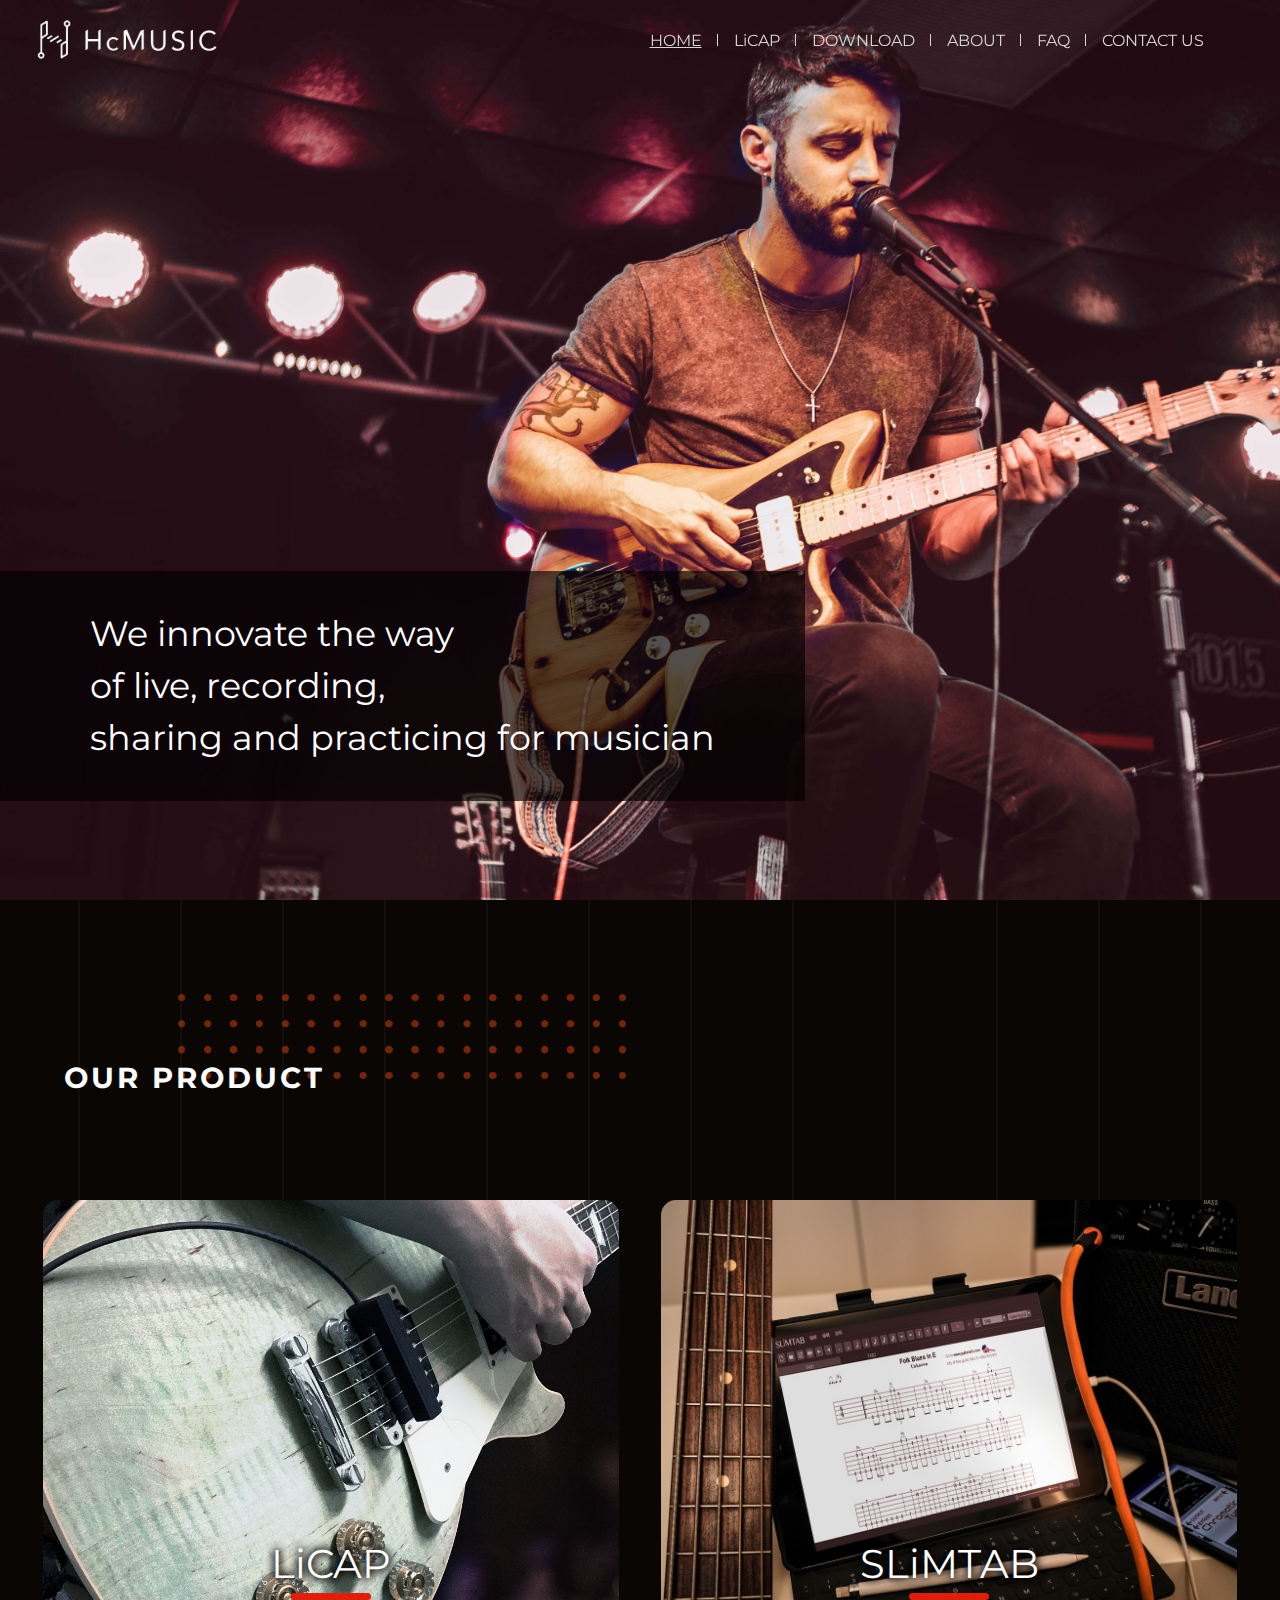
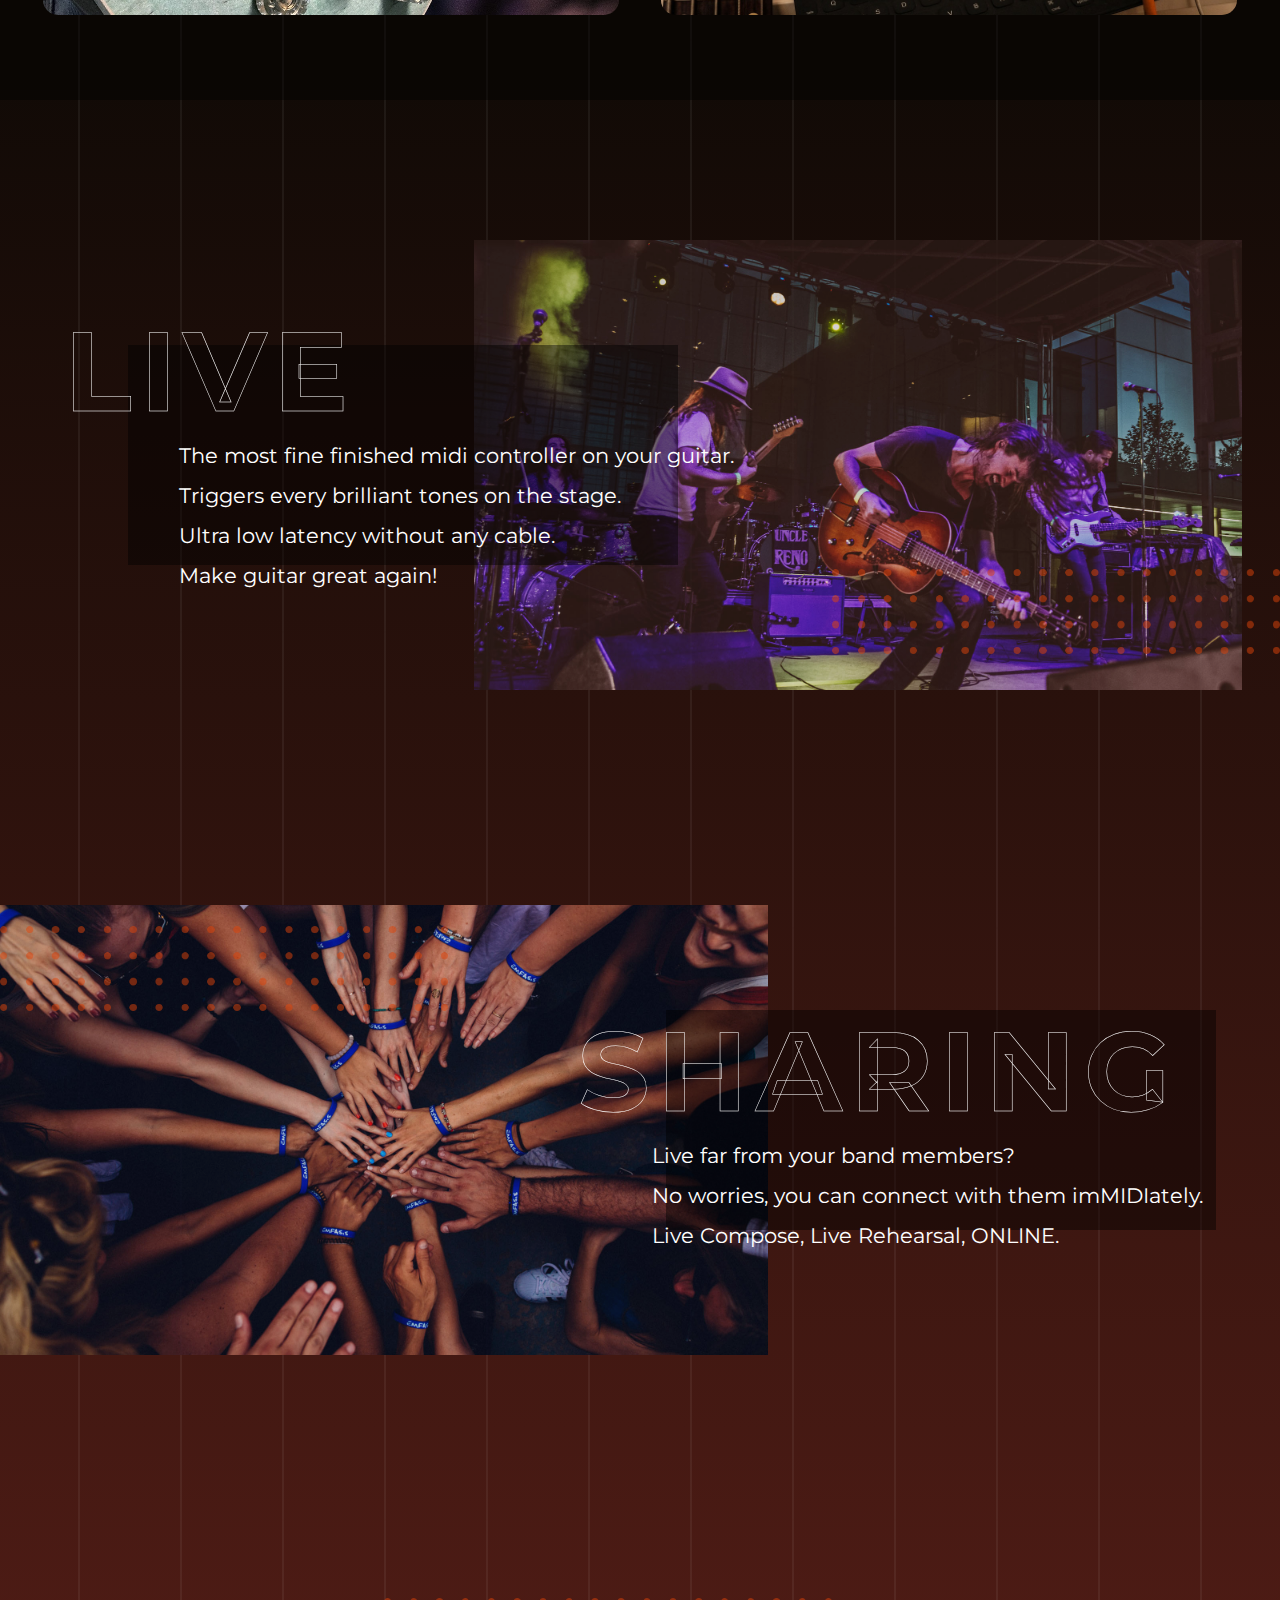
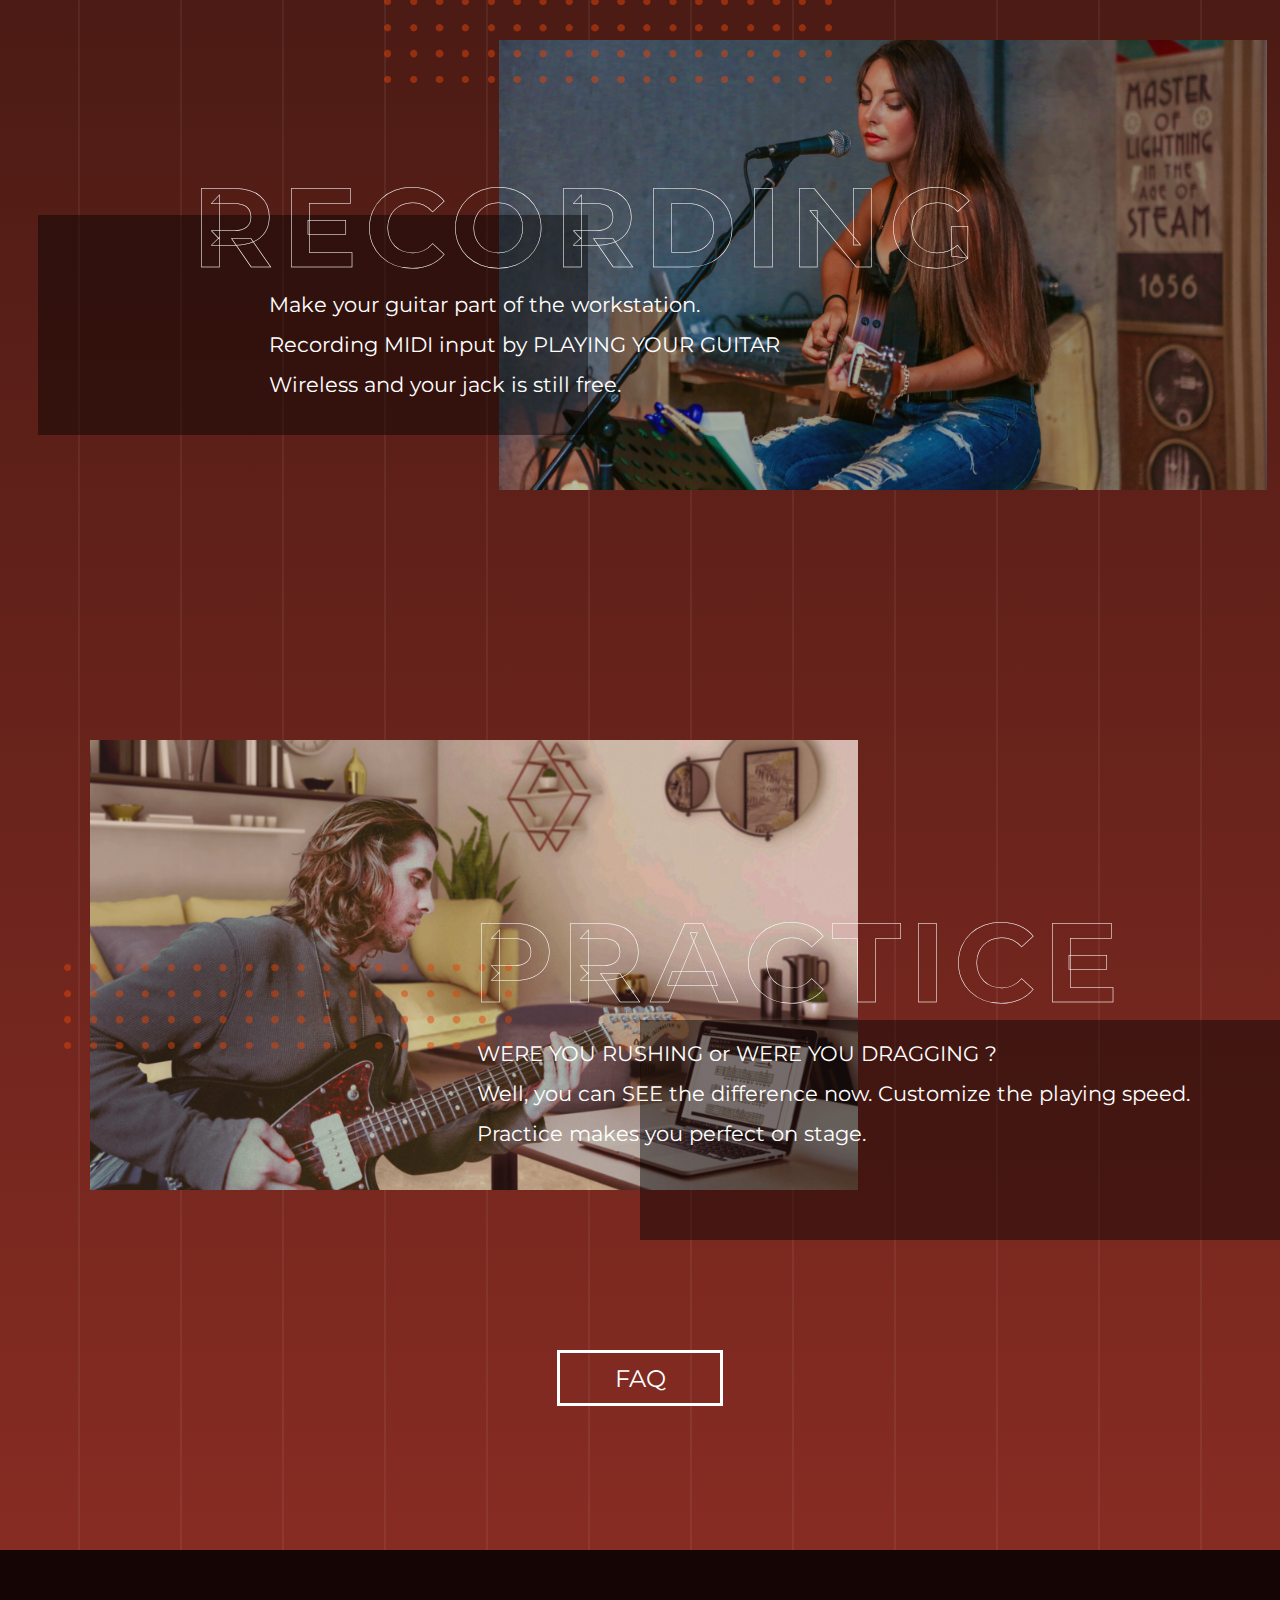
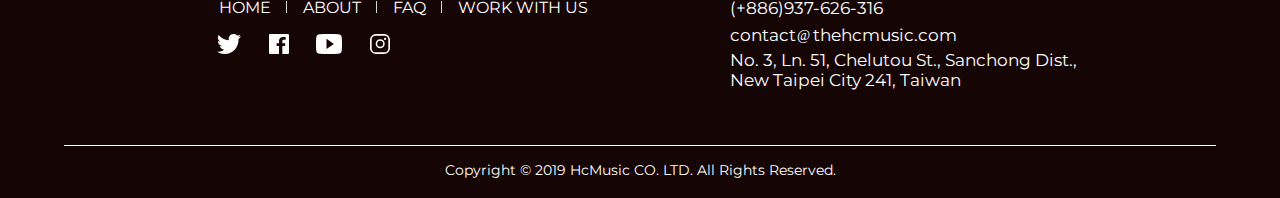
<file: index.html>
<!DOCTYPE html>
<html lang="en">
<head>
	<meta charset="UTF-8">
	<meta name="viewport" content="width=device-width, initial-scale=1.0, maximum-scale=1.0, minimum-scale=1.0, user-scalable=no, target-densityDpi=device-dpi" />
	<title>HcMusic</title>
	<link rel="stylesheet" href="style/index_style.css">
	<link rel="stylesheet" href="style/global_style.css">
</head>
<body>
	<header id="header">
		<a href="index.html"><img id="top-logo" src="image/logo.svg" alt=""></a>
		<label for="menu-toggle"><img id="mini-menu" src="image/icon/mini-menu.png" alt=""></label>
		<input type="checkbox" id="menu-toggle"/>
		<nav id="header-nav">
			<!-- need modify height in #menu-toggle:checked+#header-nav if add element -->
			<a href="index.html"><li id="nav-home-label" >HOME</li></a>
			<a href="licap.html"><li>LiCAP</li></a>
			<!-- <li>SLiMTAB</li> -->
			<a href="download.html"><li>DOWNLOAD</li></a>
			<a href="about.html"><li>ABOUT</li></a>
			<a href="faq.html"><li>FAQ</li></a>
			<a id="contact-btn" href="index.html#footer"><li>CONTACT US</li></a>
		</nav>
	</header>
	<section id="first">
		<div id="bf-intro">We innovate the way<br>
			of live, recording,<br>
			sharing and practicing for musician</div>
	</section>
	<main>
		<section id="product">
			<img class="green-circle" src="image/circle-group-red.png" alt="">
			<h4>OUR PRODUCT</h4>
			<h4>OUR<br>PRODUCT</h4>
			<div id="two-product">
				<div class="product-block" id="product-licap">
					<img src="image/circle-group-red.png" alt="">
					<div class="product-name">
						<p>LiCAP</p>
						<div class="product-line"></div>
					</div>
				</div>
				<div class="product-block">
					<img src="image/circle-group-red.png" alt="">
					<div class="product-name">
						<p>SLiMTAB</p>
						<div class="product-line"></div>
					</div>
				</div>
			</div>
		</section>
		<section id="live" class="situation">
			<h3>LIVE</h3>
			<p>
				The most fine finished midi controller on your guitar.<br>
				Triggers every brilliant tones on the stage.<br>
				Ultra low latency without any cable.<br>
				Make guitar great again!
			</p>
			<div class="blue-cube"></div>
			<img class="green-circle" src="image/circle-group-red.png" alt="">
			<div class="situation-img"></div>
		</section>
		<section id="sharing" class="situation">
			<h3>SHARING</h3>
			<p>
				Live far from your band members?<br>
				No worries, you can connect with them imMIDIately.<br>
				Live Compose, Live Rehearsal, ONLINE.
			</p>
			<div class="blue-cube"></div>
			<img class="green-circle" src="image/circle-group-red.png" alt="">
			<div class="situation-img"></div>
		</section>
		<section id="recording" class="situation">
			<h3>RECORDING</h3>
			<p>
				Make your guitar part of the workstation.<br>
				Recording MIDI input by PLAYING YOUR GUITAR<br>
				Wireless and your jack is still free.
			</p>
			<div class="blue-cube"></div>
			<img class="green-circle" src="image/circle-group-red.png" alt="">
			<div class="situation-img"></div>
		</section>
		<section id="practice" class="situation">
			<h3>PRACTICE</h3>
			<p>
				WERE YOU RUSHING or WERE YOU DRAGGING ?<br>
				Well, you can SEE the difference now.
				Customize the playing speed.<br>
				Practice makes you perfect on stage.
			</p>
			<div class="blue-cube"></div>
			<img class="green-circle" src="image/circle-group-red.png" alt="">
			<div class="situation-img"></div>
		</section>
		<section id="faq">
			<div id="product-faq">FAQ</div>
			<img id="product-faq-img" src="image/circle-group-red.png" alt="">
		</section>

	</main>
	<footer id="footer">
		<div id="footer-nav">
			<!-- <div class="footer-series">
				<div class="footer-title">Information</div>
				<p><a href="faq.html">FAQ</a></p>
			</div>
			<div class="footer-series">
				<div class="footer-title">Product</div>
				<p><a href="licap.html">LiCAP</a></p>
			</div>
			<div class="footer-series">
				<div class="footer-title">Contact US</div>
				<div id="footer-link">
					<img src="image/icon/twitter.svg" alt="">
					<img src="image/icon/facebook.svg" alt="">
					<img src="image/icon/youtube.svg" alt="">
					<img src="image/icon/instagram.svg" alt="">
				</div>
				<p>contact<img class="email-at" src="image/icon/at.svg" alt="">thehcmusic.com</p>
			</div> -->
			<div class="footer-series">
				<div class="footer-btn">
					<li><a href="index.html">HOME</a></li>
					<li><a href="about.html">ABOUT</a></li>
					<li><a href="faq.html">FAQ</a></li>
					<li><a href="">WORK WITH US</a></li>
				</div>
				<div id="footer-link">
					<img src="image/icon/twitter.svg" alt="">
					<img src="image/icon/facebook.svg" alt="">
					<img src="image/icon/youtube.svg" alt="">
					<img src="image/icon/instagram.svg" alt="">
				</div>
			</div>
			<div class="footer-series">
				<p style="cursor:unset;">(+886)937-626-316</p>
				<p style="cursor:unset;">contact<img class="email-at" src="image/icon/at.svg" alt="">thehcmusic.com</p>
				<p style="cursor:unset;">No. 3, Ln. 51, Chelutou St., Sanchong Dist., <br>New Taipei City 241, Taiwan</p>
			</div>
		</div>
		<div id="phone-footer-nav">
			<div class="footer-btn">
				<li><a href="index.html">HOME</a></li>
				<li><a href="about.html">ABOUT</a></li>
				<li><a href="faq.html">FAQ</a></li>
				<li><a href="">WORK WITH US</a></li>
			</div>
			<div id="footer-link">
				<img src="image/icon/twitter.svg" alt="">
				<img src="image/icon/facebook.svg" alt="">
				<img src="image/icon/youtube.svg" alt="">
				<img src="image/icon/instagram.svg" alt="">
			</div>
			<div class="contact-block">
				<p style="cursor:unset;">(+886)937-626-316</p>
				<p>contact<img class="email-at" src="image/icon/at.svg" alt="">thehcmusic.com</p>
				<p style="cursor:unset;">No. 3, Ln. 51, Chelutou St., Sanchong Dist., <br>New Taipei City 241, Taiwan</p>
			</div>
		</div>
		<p class="copyight">Copyright © 2019 HcMusic  CO. LTD. All Rights Reserved.</p>
	</footer>
</body>
<script>
	let header = document.getElementById("header");
	window.onscroll = function() { 
		if (document.body.scrollTop !=0 || document.documentElement.scrollTop !=0 ) {
			header.classList.add("black-background");
		} 
		else {
			header.classList.remove("black-background");
		}
	};
	document.getElementById("product-licap").onclick = function() {
		window.location.href = "licap.html";
	}
	document.getElementById("product-faq").onclick = function() {
		window.location.href = "faq.html";
	}

	let home = document.getElementById("nav-home-label");
	home.classList.add("on-this-page")
</script>
</html>
</file>
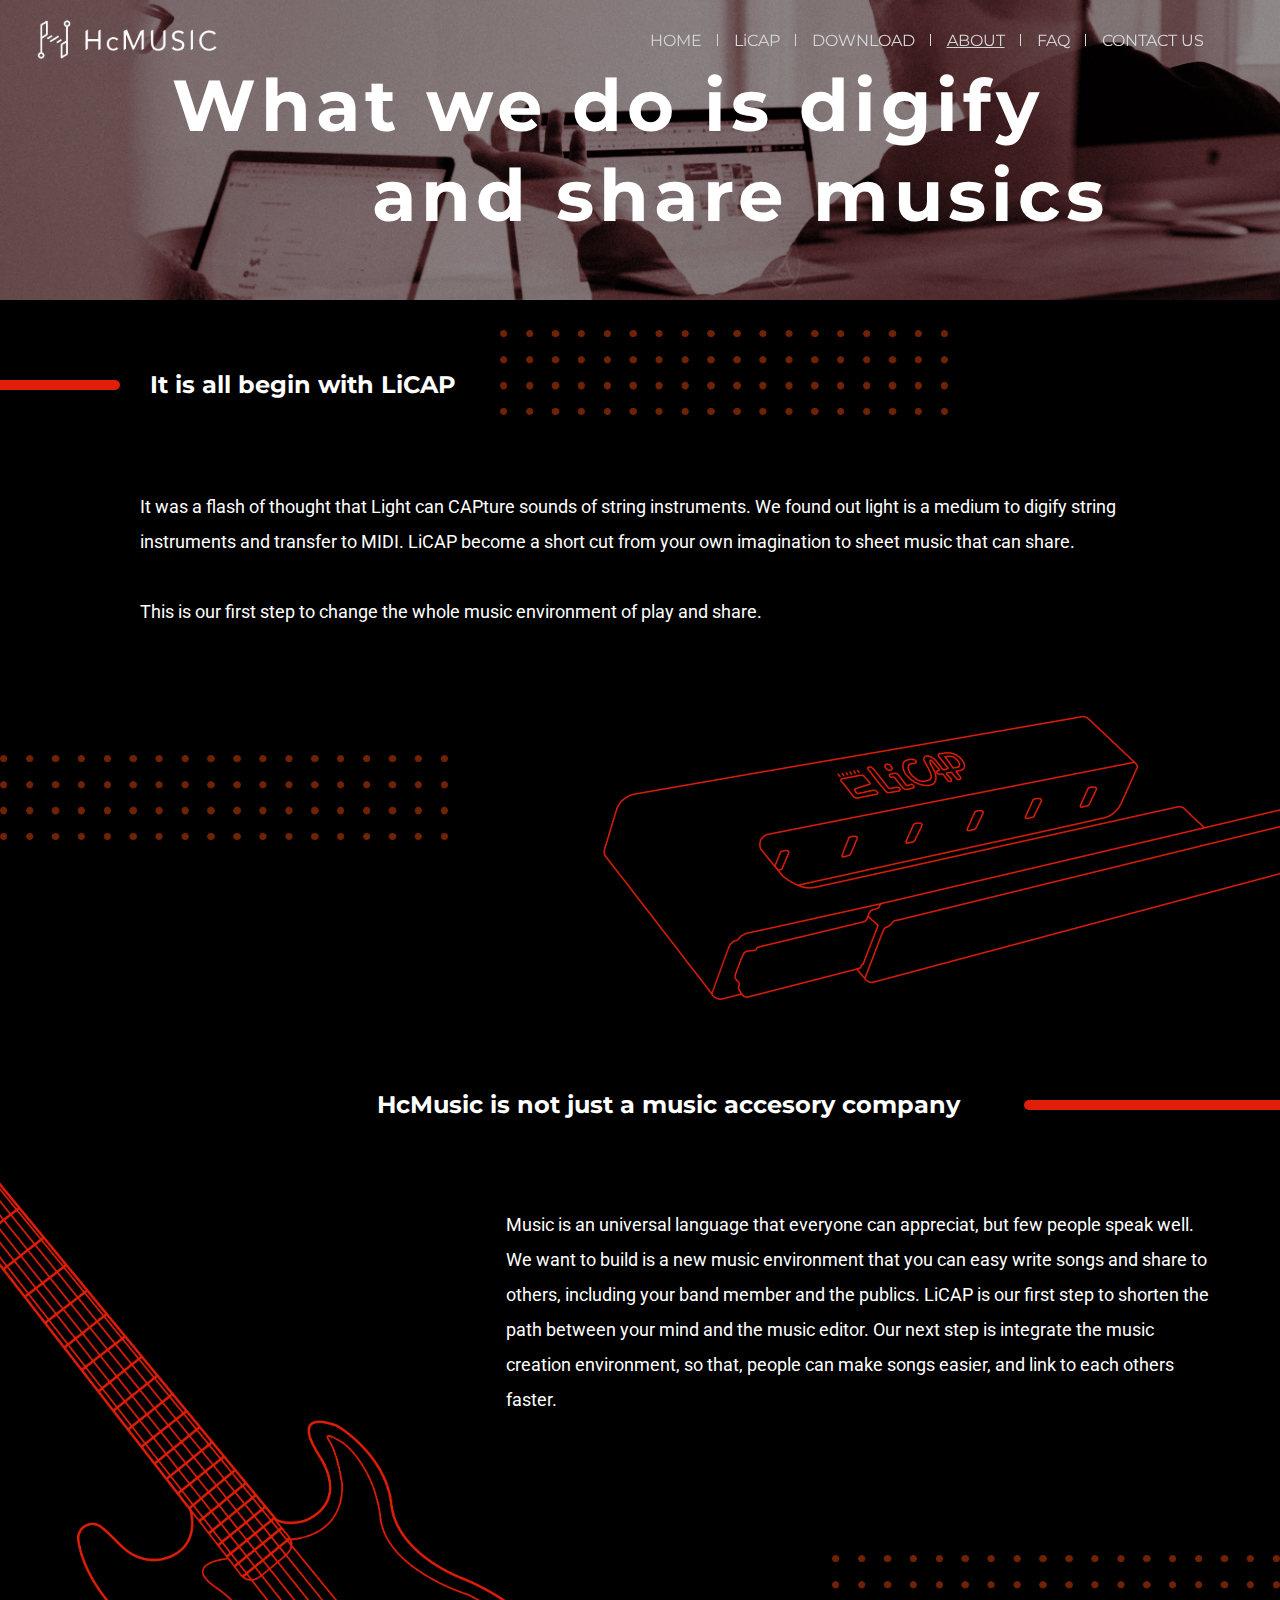
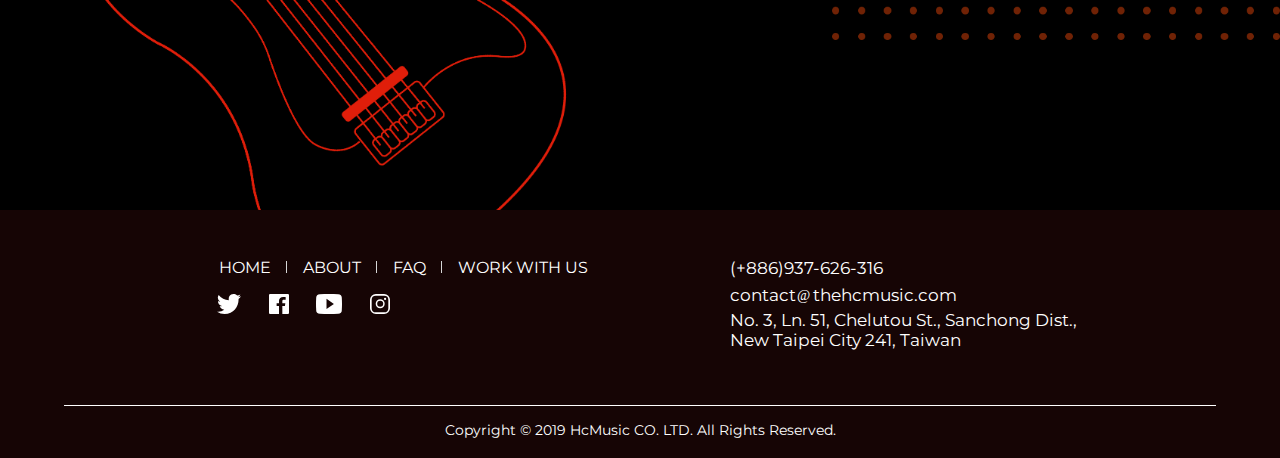
<file: about.html>
<!DOCTYPE html>
<html lang="en">
<head>
	<meta charset="UTF-8">
	<meta name="viewport" content="width=device-width, initial-scale=1.0, maximum-scale=1.0, minimum-scale=1.0, user-scalable=no, target-densityDpi=device-dpi" />
	<title>About</title>
	<link rel="stylesheet" href="style/about_style.css">
	<link rel="stylesheet" href="style/global_style.css">
</head>
<body>
    <header id="header">
		<a href="index.html"><img id="top-logo" src="image/logo.svg" alt=""></a>
		<label for="menu-toggle"><img id="mini-menu" src="image/icon/mini-menu.png" alt=""></label>
		<input type="checkbox" id="menu-toggle"/>
		<nav id="header-nav">
			<!-- need modify height in #menu-toggle:checked+#header-nav if add element -->
			<a href="index.html"><li>HOME</li></a>
			<a href="licap.html"><li>LiCAP</li></a>
			<!-- <li>SLiMTAB</li> -->
			<a href="download.html"><li>DOWNLOAD</li></a>
			<a href="about.html"><li id="nav-about-label">ABOUT</li></a>
			<a href="faq.html"><li>FAQ</li></a>
			<a  id="contact-btn" href="about.html#footer"><li>CONTACT US</li></a>
		</nav>
    </header>
    <main>
        <section id="slogan">
			<div class="show-block">
            	<p>What we do is digify <br>
					&nbsp;&nbsp;&nbsp;&nbsp;&nbsp;&nbsp;&nbsp;&nbsp;and share musics
				</p>
				<p>What we do is digify <br>and share musics</p>
			</div>
			<div class="black-block"></div>
        </section>
        <section id="first">
            <h4>It is all begin with LiCAP</h4>
            <p>It was a flash of thought that Light can CAPture sounds of string instruments. We found out light is a medium to digify string instruments and transfer to MIDI. LiCAP become a short cut from your own imagination to sheet music that can share. 
                <br><br>
                This is our first step to change the whole music environment of play and share.
            </p>
            <img id="licap-line" src="image/licap_line.png" alt="">
            <img class="green-circle one" src="image/circle-group-red.png" alt="">
            <img class="green-circle two" src="image/circle-group-red.png" alt="">
        </section>
        <section id="second">
            <div id="white-block"></div>
            <div id="content-block">
                <h4 id="show-desktop">HcMusic is not just a music accesory company</h4>
                <h4 id="show-mobile">HcMusic is not just a <br>music accesory company</h4>
                <p>Music is an universal language that everyone can appreciat, but few people speak well. <br>
                    We want to build is a new music environment that you can easy write songs and share to others, including your band member and the publics. LiCAP is our first step to shorten the path between your mind and the music editor. Our next step is integrate the music creation environment, so that, people can make songs easier, and link to each others faster.
                </p>
                <img class="green-circle" src="image/circle-group-red.png" alt="">
            </div>
        </section>
    </main>
    <footer id="footer">
        <div id="footer-nav">
			<div class="footer-series">
				<div class="footer-btn">
					<li><a href="index.html">HOME</a></li>
					<li><a href="">ABOUT</a></li>
					<li><a href="faq.html">FAQ</a></li>
					<li><a href="">WORK WITH US</a></li>
				</div>
				<div id="footer-link">
					<img src="image/icon/twitter.svg" alt="">
					<img src="image/icon/facebook.svg" alt="">
					<img src="image/icon/youtube.svg" alt="">
					<img src="image/icon/instagram.svg" alt="">
				</div>
			</div>
			<div class="footer-series">
				<p style="cursor:unset;">(+886)937-626-316</p>
				<p style="cursor:unset;">contact<img class="email-at" src="image/icon/at.svg" alt="">thehcmusic.com</p>
				<p style="cursor:unset;">No. 3, Ln. 51, Chelutou St., Sanchong Dist., <br>New Taipei City 241, Taiwan</p>
			</div>
		</div>
		<div id="phone-footer-nav">
			<div class="footer-btn">
				<li><a href="index.html">HOME</a></li>
				<li><a href="">ABOUT</a></li>
				<li><a href="faq.html">FAQ</a></li>
				<li><a href="">WORK WITH US</a></li>
			</div>
			<div id="footer-link">
				<img src="image/icon/twitter.svg" alt="">
				<img src="image/icon/facebook.svg" alt="">
				<img src="image/icon/youtube.svg" alt="">
				<img src="image/icon/instagram.svg" alt="">
			</div>
			<div class="contact-block">
				<p style="cursor:unset;">(+886)937-626-316</p>
				<p>contact<img class="email-at" src="image/icon/at.svg" alt="">thehcmusic.com</p>
				<p style="cursor:unset;">No. 3, Ln. 51, Chelutou St., Sanchong Dist., <br>New Taipei City 241, Taiwan</p>
			</div>
		</div>
		<p class="copyight">Copyright © 2019 HcMusic  CO. LTD. All Rights Reserved.</p>
    </footer>
</body>
<script>
	let header = document.getElementById("header");
	window.onscroll = function() { 
		if (document.body.scrollTop !=0 || document.documentElement.scrollTop !=0 ) {
			header.classList.add("black-background");
		} 
		else {
			header.classList.remove("black-background");
		}
	};
	let about = document.getElementById('nav-about-label');
	about.classList.add("on-this-page")
</script>
</html>
</file>
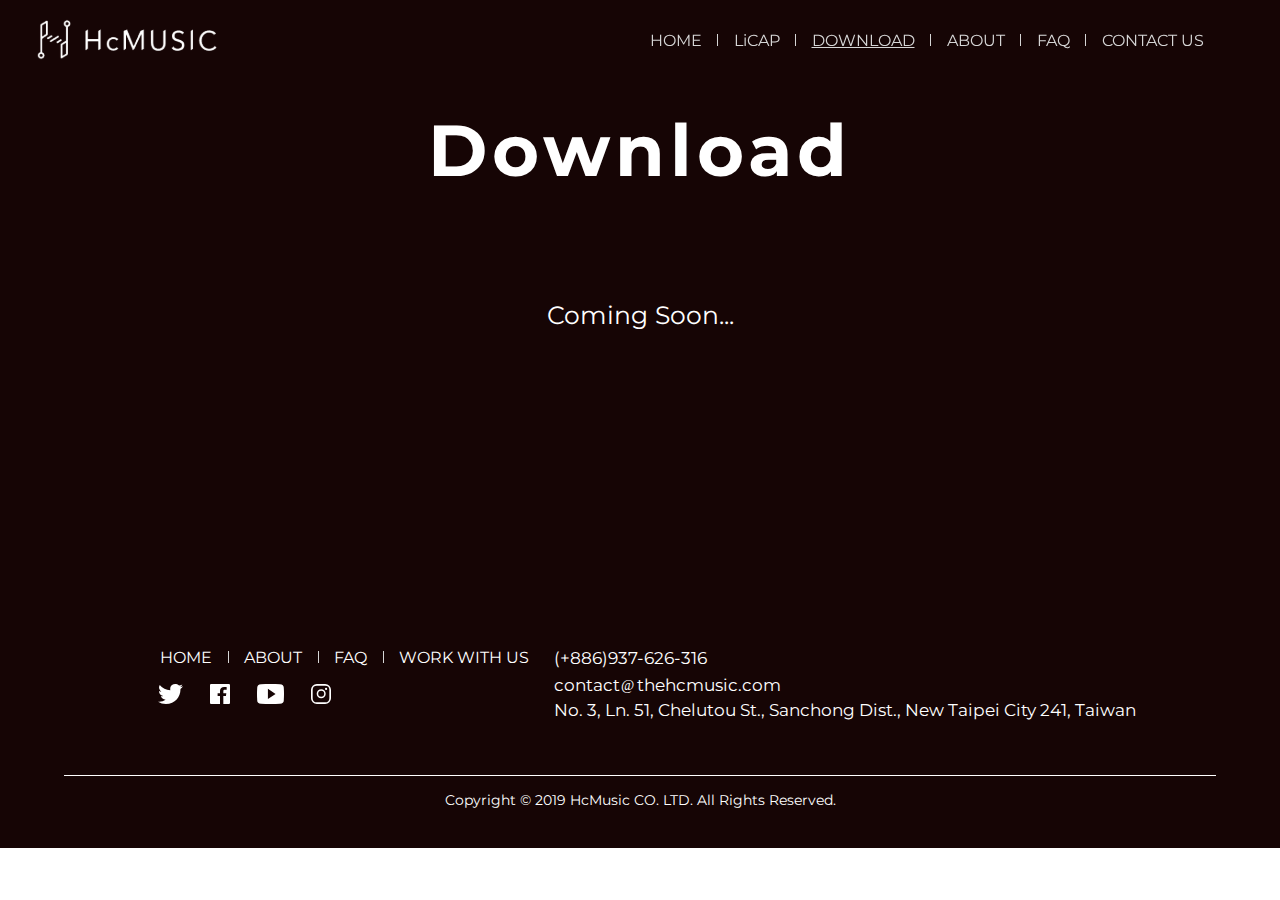
<file: download.html>
<!DOCTYPE html>
<html lang="en">
<head>
    <meta charset="UTF-8">
    <meta name="viewport" content="width=device-width, initial-scale=1.0, maximum-scale=1.0, minimum-scale=1.0, user-scalable=no, target-densityDpi=device-dpi">
    <title>Download</title>
    <link rel="stylesheet" href="./style/global_style.css">
    <link rel="stylesheet" href="./style/download_style.css">
</head>
<body>
    <header id="header">
		<a href="index.html"><img id="top-logo" src="image/logo.svg" alt=""></a>
		<label for="menu-toggle"><img id="mini-menu" src="image/icon/mini-menu.png" alt=""></label>
		<input type="checkbox" id="menu-toggle"/>
		<nav id="header-nav">
			<!-- need modify height in #menu-toggle:checked+#header-nav if add element -->
			<a href="index.html"><li>HOME</li></a>
			<a href="licap.html"><li>LiCAP</li></a>
			<!-- <li>SLiMTAB</li> -->
			<a href="download.html"><li id="nav-home-label">DOWNLOAD</li></a>
			<a href="about.html"><li>ABOUT</li></a>
			<a href="faq.html"><li>FAQ</li></a>
			<a id="contact-btn" href="index.html#footer"><li>CONTACT US</li></a>
		</nav>
    </header>
    <main>
        <section id="slogan">
            <p>Download</p>
        </section>
        <section id="download">
			<p>Coming Soon...</p>
            <!-- <input type="radio" name="software" id="software-liccon">
            <input type="radio" name="software" id="software-slimtab">
            <input type="radio" name="software" id="software-xxx">
            <div class="label-box">
                <label id="label-liccon" for="software-liccon"><p>LiCCON</p></label>
                <label id="label-slimtab" for="software-slimtab"><p>SLiMTAB</p></label>
                <label id="label-xxx" for="software-xxx"><p>XXX</p></label>
            </div>
            <div class="show-info-box">
                <div id="block-liccon">

                </div>
                <div id="block-slimtab">

                </div>
                <div id="block-xxx">

                </div>
            </div> -->
        </section>
    </main>
    <footer id="footer">
		<div id="footer-nav">
			<div class="footer-series">
				<div class="footer-btn">
					<li><a href="index.html">HOME</a></li>
					<li><a href="about.html">ABOUT</a></li>
					<li><a href="faq.html">FAQ</a></li>
					<li><a href="">WORK WITH US</a></li>
				</div>
				<div id="footer-link">
					<img src="image/icon/twitter.svg" alt="">
					<img src="image/icon/facebook.svg" alt="">
					<img src="image/icon/youtube.svg" alt="">
					<img src="image/icon/instagram.svg" alt="">
				</div>
			</div>
			<div class="footer-series">
				<p style="cursor:unset;">(+886)937-626-316</p>
				<p style="cursor:unset;">contact<img class="email-at" src="image/icon/at.svg" alt="">thehcmusic.com</p>
				<p style="cursor:unset;">No. 3, Ln. 51, Chelutou St., Sanchong Dist., New Taipei City 241, Taiwan</p>
			</div>
		</div>
		<div id="phone-footer-nav">
			<div class="footer-btn">
				<li><a href="index.html">HOME</a></li>
				<li><a href="about.html">ABOUT</a></li>
				<li><a href="faq.html">FAQ</a></li>
				<li><a href="">WORK WITH US</a></li>
			</div>
			<div id="footer-link">
				<img src="image/icon/twitter.svg" alt="">
				<img src="image/icon/facebook.svg" alt="">
				<img src="image/icon/youtube.svg" alt="">
				<img src="image/icon/instagram.svg" alt="">
			</div>
			<div class="contact-block">
				<p style="cursor:unset;">(+886)937-626-316</p>
				<p>contact<img class="email-at" src="image/icon/at.svg" alt="">thehcmusic.com</p>
				<p style="cursor:unset;">No. 3, Ln. 51, Chelutou St., Sanchong Dist., <br>New Taipei City 241, Taiwan</p>
			</div>
		</div>
		<p class="copyight">Copyright © 2019 HcMusic  CO. LTD. All Rights Reserved.</p>
	</footer>
</body>
<script>
    let header = document.getElementById("header");
	window.onscroll = function() { 
		if (document.body.scrollTop !=0 || document.documentElement.scrollTop !=0 ) {
			header.classList.add("black-background");
		} 
		else {
			header.classList.remove("black-background");
		}
	};
	let home = document.getElementById("nav-home-label");
    home.classList.add("on-this-page")
    
    if(sessionStorage != ''){
		let n = sessionStorage.getItem('download-select')
		if (n == 'liccon') {
			document.getElementById('software-liccon').click();
			sessionStorage.setItem('download-select', '')
		}
    }
</script>
</html>
</file>
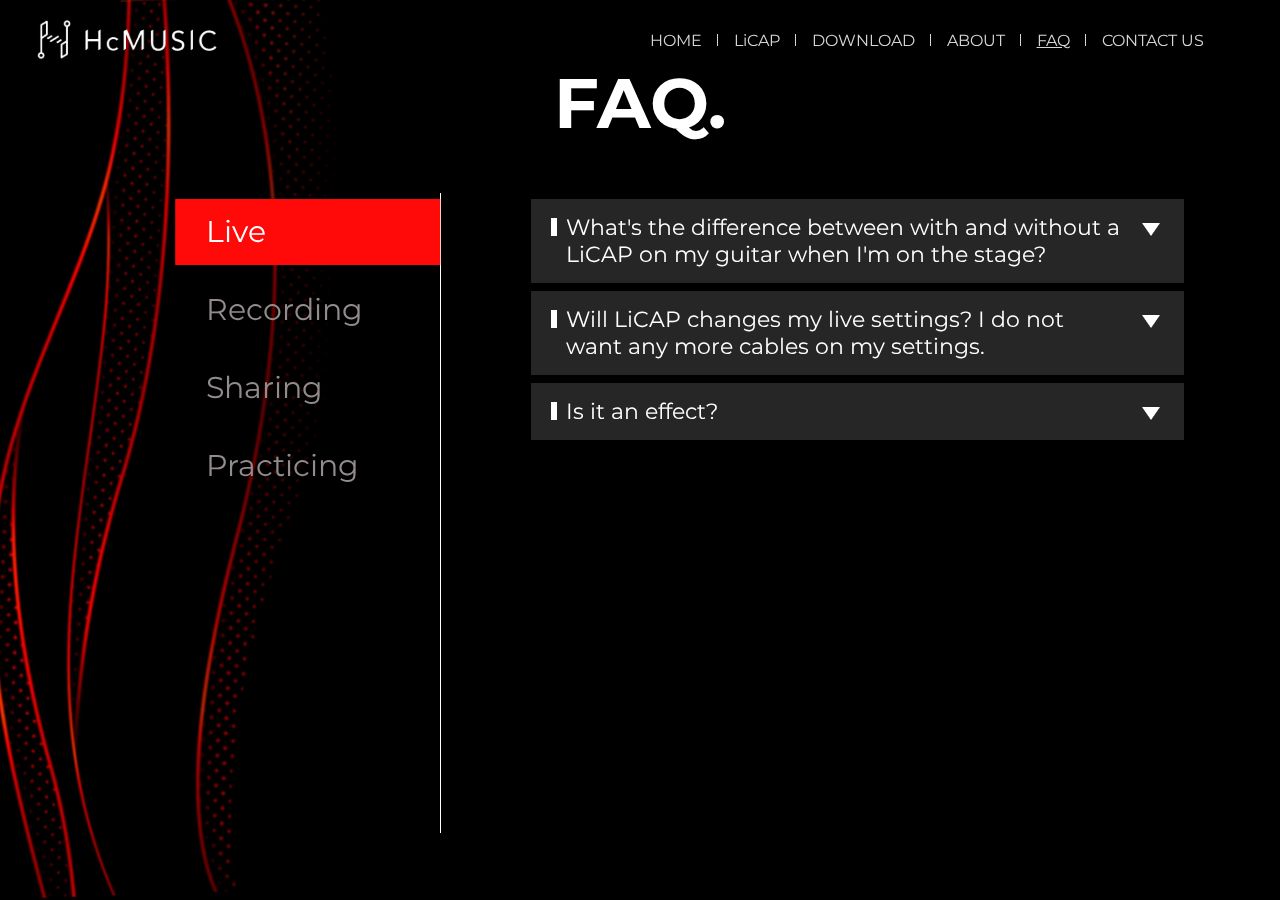
<file: faq.html>
<!DOCTYPE html>
<html lang="en">
<head>
	<meta charset="UTF-8">
	<meta name="viewport" content="width=device-width, initial-scale=1.0, maximum-scale=1.0, minimum-scale=1.0, user-scalable=no, target-densityDpi=device-dpi" />
    <title>HcMusic</title>
    <link rel="stylesheet" href="style/global_style.css">
	<link rel="stylesheet" href="style/faq_style.css">
</head>
<body>
    <div id="red-line"></div>
	<header id="header">
        <a href="index.html"><img id="top-logo" src="image/logo.svg" alt=""></a>
		<label for="menu-toggle"><img id="mini-menu" src="image/icon/mini-menu.png" alt=""></label>
		<input type="checkbox" id="menu-toggle"/>
		<nav id="header-nav">
            <a href="index.html"><li>HOME</li></a>
			<a href="licap.html"><li>LiCAP</li></a>
            <!-- <li>SLiMTAB</li> -->
            <a href="download.html"><li>DOWNLOAD</li></a>
			<a href="about.html"><li>ABOUT</li></a>
			<a href="faq.html"><li id="nav-faq-label" >FAQ</li></a>
			<a  id="contact-btn" href="index.html#footer"><li>CONTACT US</li></a>
		</nav>
    </header>
    <h1 id="faq-title">FAQ.</h1>
    <main>
        <input type="radio" name="faq-radios" id="fr-live" checked>
        <input type="radio" name="faq-radios" id="fr-recording">
        <input type="radio" name="faq-radios" id="fr-sharing">
        <input type="radio" name="faq-radios" id="fr-practicing">
        <aside id="faq-menu">
            <div id="fm-sel"></div>
            <label for="fr-live" id="label-live"><li>Live</li></label>
            <label for="fr-recording" id="label-recording"><li>Recording</li></label>
            <label for="fr-sharing" id="label-sharing"><li>Sharing</li></label>
            <label for="fr-practicing" id="label-practicing"><li>Practicing</li></label>
        </aside>
        <section id="qaa">
            <div class="qa-section" id="qa-live">
                <input class="qa-checkbox" type="checkbox" id="live-q1">
                <input class="qa-checkbox" type="checkbox" id="live-q2">
                <input class="qa-checkbox" type="checkbox" id="live-q3">
                <div class="qa-group qa-first" id="live-qa1">
                    <label for="live-q1"><div class="qa-question">What's the difference between with and without a LiCAP on my guitar when I'm on the stage?</div>
                    </label>
                    <div class="qa-answer">LiCAP can help you triggers the soundpacks, like BFD3, Kontakt 5. Just like your midi keyboard with 6 strings to play.
                            Make guitar great again.</div>
                </div>
                <div class="qa-group" id="live-qa2">
                    <label for="live-q2"><div class="qa-question">Will LiCAP changes my live settings? I do not want any more cables on my settings.</div>
                    </label>
                    <div class="qa-answer">Absolutely NOT. It's a fully wireless device via Bluetooth. You're able to keep guitar jack to the amplifier or pedal as well.</div>
                </div>
                <div class="qa-group" id="live-qa3">
                    <label for="live-q3"><div class="qa-question">Is it an effect?</div>
                    </label>
                    <div class="qa-answer">LiCAP is a wireless device that makes your guitar to a midi keyboard. No space needed. Install with only three seconds.</div>
                </div>
            </div>

            <div class="qa-section" id="qa-recording">
                <input class="qa-checkbox" type="checkbox" id="recording-q1">
                <input class="qa-checkbox" type="checkbox" id="recording-q2">
                <input class="qa-checkbox" type="checkbox" id="recording-q3">
                <div class="qa-group qa-first" id="recording-qa1">
                    <label for="recording-q1"><div class="qa-question">I am composer with my iPad. Is LiCAP able to use on a iPad?</div>
                    </label>
                    <div class="qa-answer">LiCAP is a bluetooth midi device. It can be used on Windows, MacOS, iOS, and Android.</div>
                </div>
                <div class="qa-group" id="recording-qa2">
                    <label for="recording-q2"><div class="qa-question">Can LiCAP detect the velocity and some complex chordes?</div>
                    </label>
                    <div class="qa-answer">LiCAP is powered py optical sensor system that capture each string's playing details, including pitch, velocity, aftertouch.</div>
                </div>
                <div class="qa-group" id="recording-qa3">
                    <label for="recording-q3"><div class="qa-question">What's the difference between LiCAP and my keyboard?</div>
                    </label>
                    <div class="qa-answer">Guitar can perform some playing skill that keyboard can not imitate, and LiCAP can capture all the guitar playing skill 
                            and tranfer it to MIDI</div>
                </div>
            </div>

            <div class="qa-section" id="qa-sharing">
                <input class="qa-checkbox" type="checkbox" id="sharing-q1">
                <input class="qa-checkbox" type="checkbox" id="sharing-q2">
                <input class="qa-checkbox" type="checkbox" id="sharing-q3">
                <div class="qa-group qa-first" id="sharing-qa1">
                    <label for="sharing-q1"><div class="qa-question">What does the "Sharing" do?</div>
                    </label>
                    <div class="qa-answer">Actually, SLiMTAB provides a online and offline score editing experience. This means you can not only edit and share
                            your sheet music to your friends, and also you can compose music with your friend. More over, you can rehearsal with your
                            band online!</div>
                </div>
                <div class="qa-group" id="sharing-qa2">
                    <label for="sharing-q2"><div class="qa-question">How can I co-compose music with my partners?</div>
                    </label>
                    <div class="qa-answer">If your using SLiMTAB web application, you can share a link from your sheet music. Then, you can compose song with 
                            your partners. If you install the SLiMTAB desktop app, you will need to upload the sheet music to SLiMTAB Cloud to co-compose.</div>
                </div>
                <div class="qa-group" id="sharing-qa3">
                    <label for="sharing-q3"><div class="qa-question">Rehearsal online seems to be an ideal approach to practice with my band, but how does the SLiMTAB acutaully do? Is there
                            any delay?</div>
                    </label>
                    <div class="qa-answer">Sure, we have over come the delay issue that every user worried. If you and your band have a common internet environment.
                            You can rehearsal with your band without annoying delay.</div>
                </div>
            </div>

            <div class="qa-section" id="qa-practicing">
                <input class="qa-checkbox" type="checkbox" id="practicing-q1">
                <input class="qa-checkbox" type="checkbox" id="practicing-q2">
                <input class="qa-checkbox" type="checkbox" id="practicing-q3">
                <div class="qa-group qa-first" id="practicing-qa1">
                    <label for="practicing-q1"><div class="qa-question">Without LiCAP, can I still do the Practice service?</div>
                    </label>
                    <div class="qa-answer">SLiMTAB make for guitar practice sytem with a LiCAP on your guitar. But, other usual midi device can
                            also connect to SLiMTAB to practice.</div>
                </div>
                <div class="qa-group" id="practicing-qa2">
                    <label for="practicing-q2"><div class="qa-question">Can I edit my musical score that I just found?</div>
                    </label>
                    <div class="qa-answer">SLiMTAB has a powerful score editing UI, with modern and intuitive interface. SLiMTAB can also 
                            cloud co-compose and share your master piece.</div>
                </div>
                <div class="qa-group" id="practicing-qa3">
                    <label for="practicing-q3"><div class="qa-question">I am a Guitar Pro user, can I load a .gpx file to practice?</div>
                    </label>
                    <div class="qa-answer">SLiMTAB can import Guitar Pro and other MIDI files, and even import plugins, soundpacks like IK, and 
                            Steiberg.</div>
                </div>
            </div>
        </section>
    </main>
</body>
<script>
    let faq = document.getElementById("nav-faq-label")
    faq.classList.add("on-this-page")
</script>
</html>
</file>
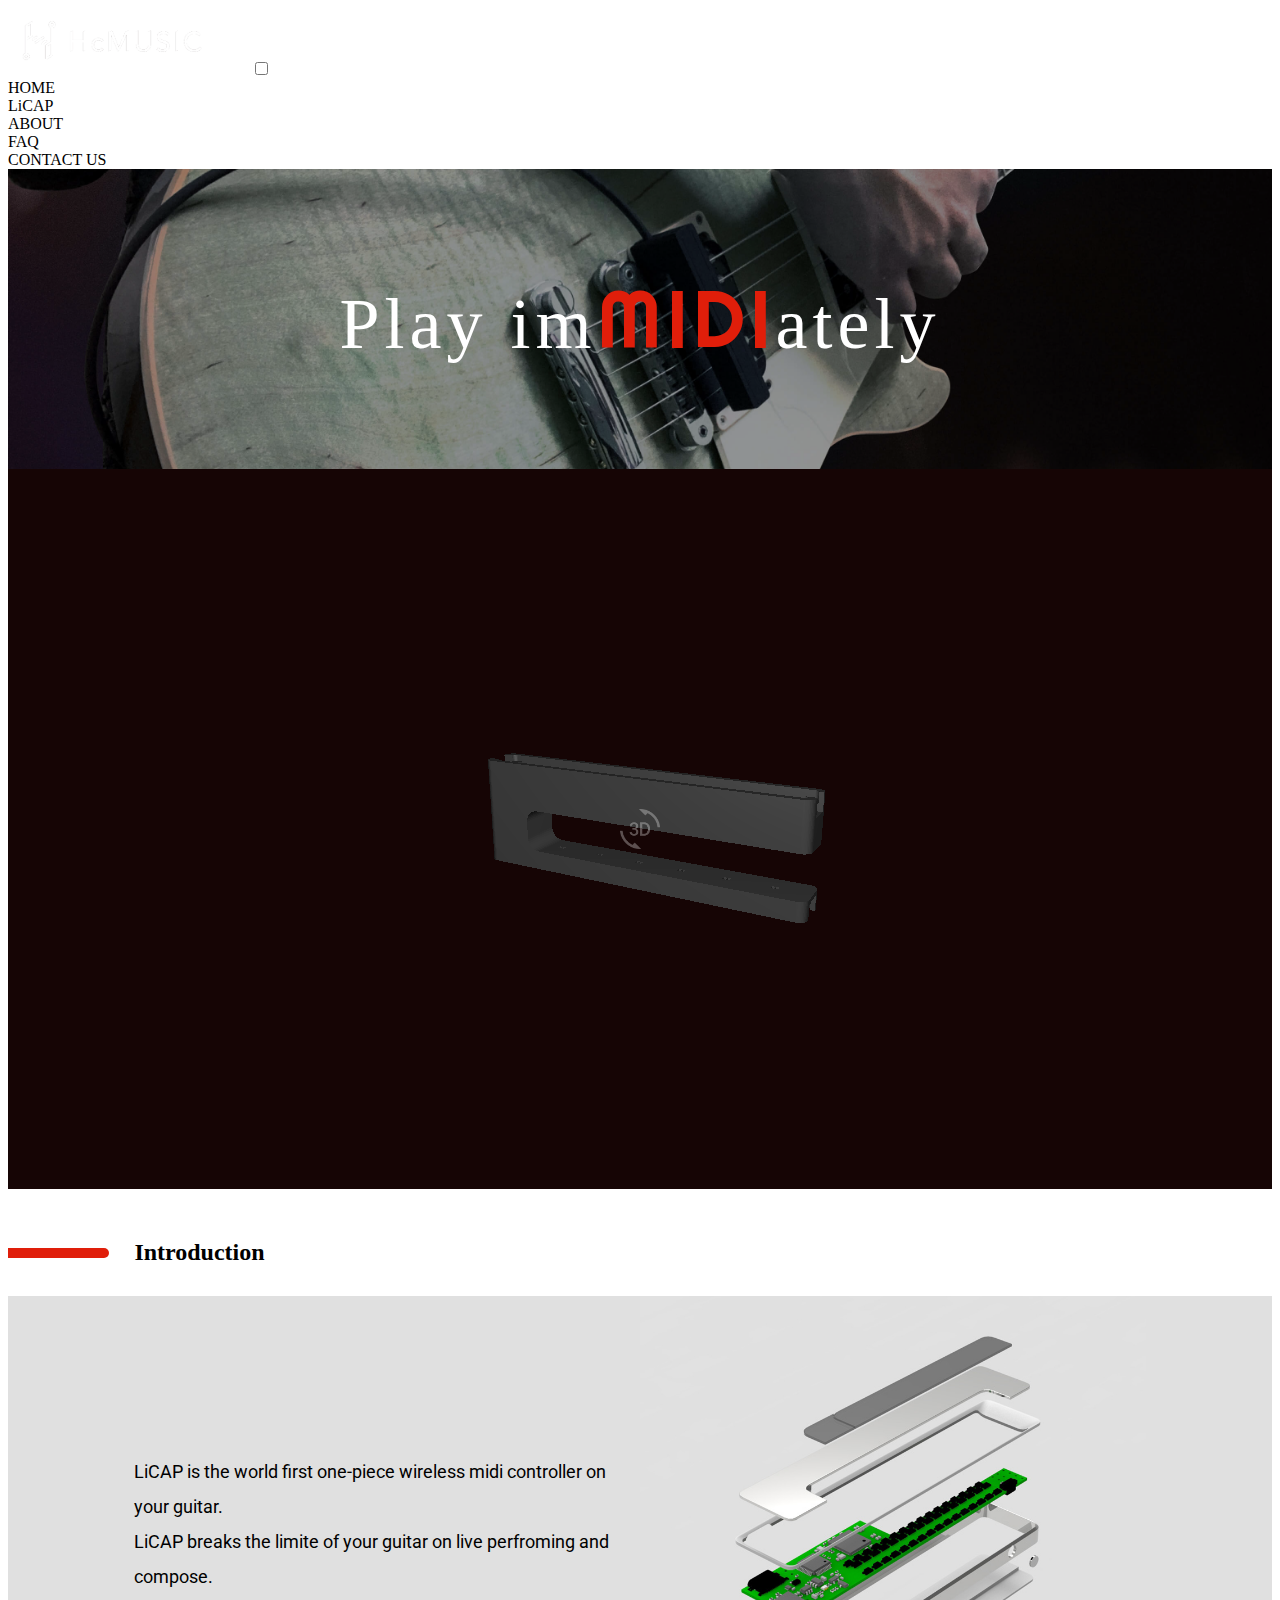
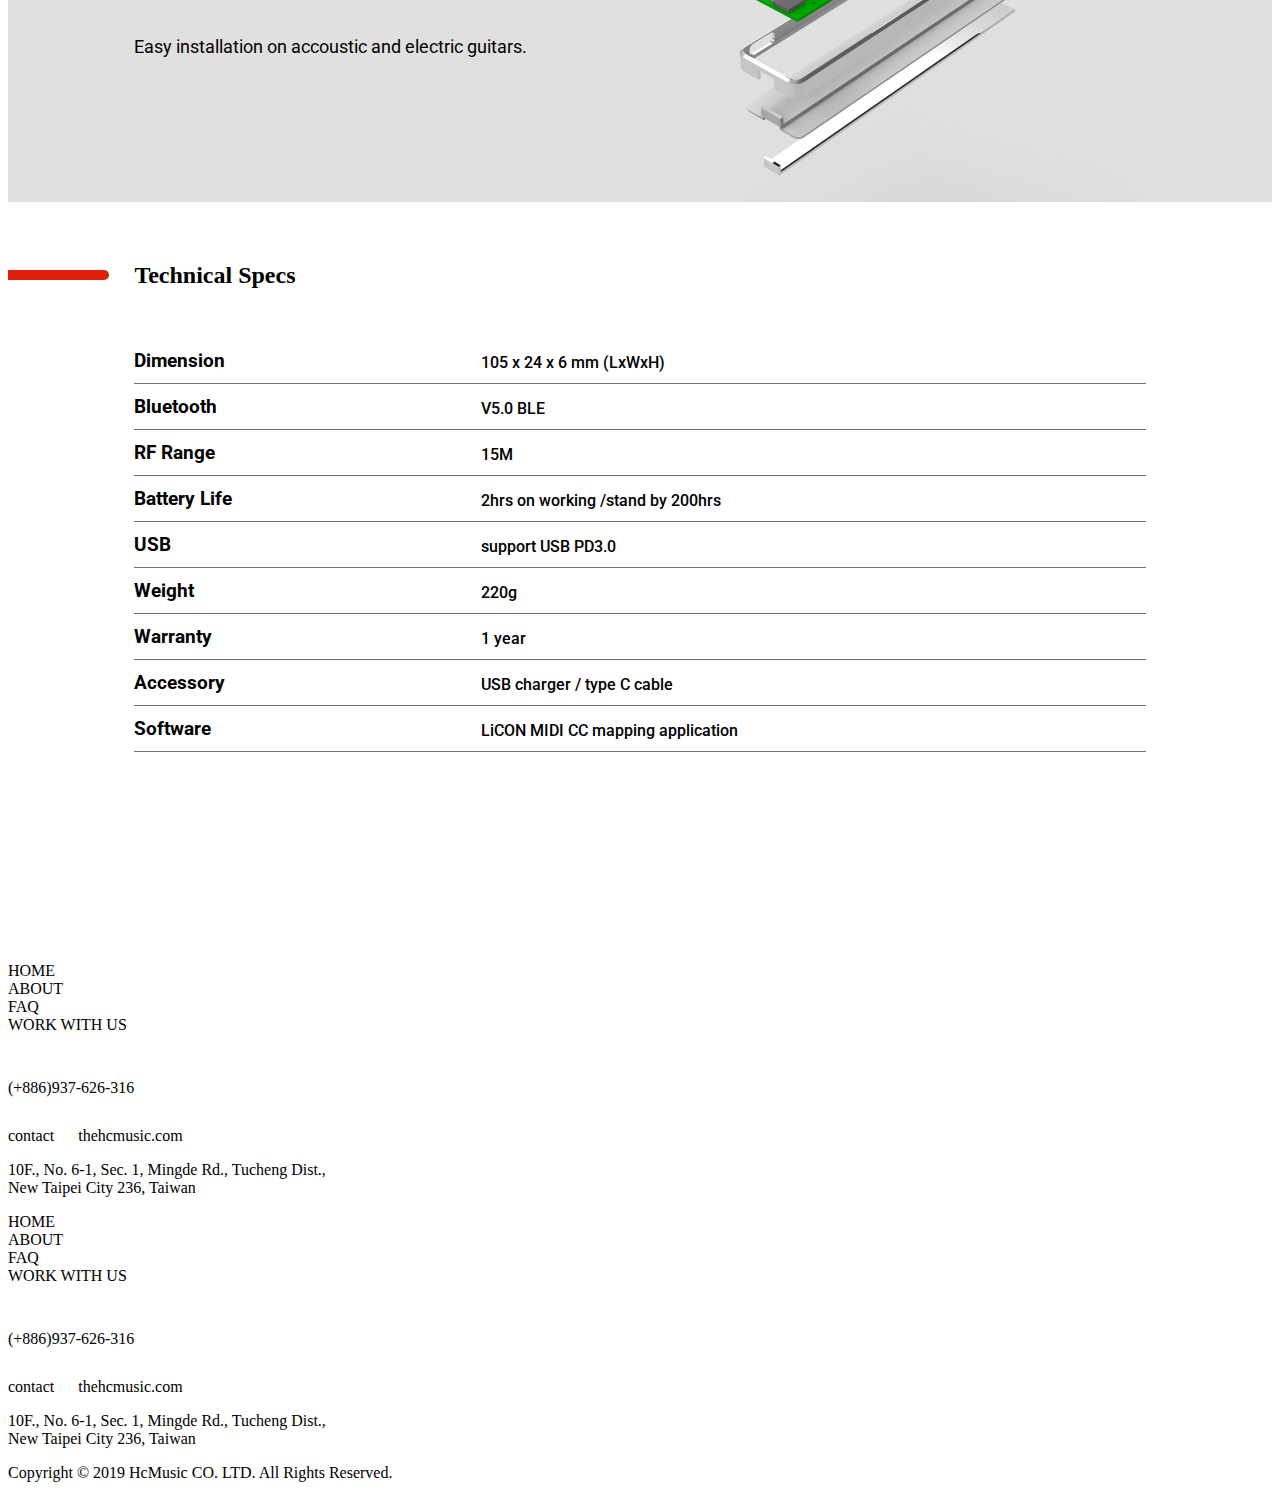
<file: licap.html>
<!DOCTYPE html>
<html lang="en">
<head>
	<meta charset="UTF-8">
	<meta name="viewport" content="width=device-width, initial-scale=1.0, maximum-scale=1.0, minimum-scale=1.0, user-scalable=no, target-densityDpi=device-dpi" />
	<title>LiCAP</title>
	<link rel="stylesheet" href="style/licap_style.css">
</head>
<body>
	<header id="header">
		<a href="index.html"><img id="top-logo" src="image/logo.svg" alt="" href="index.html"></a>
		<label for="menu-toggle"><img id="mini-menu" src="image/icon/mini-menu.png" alt=""></label>
		<input type="checkbox" id="menu-toggle"/>
		<nav id="header-nav">
			<a href="index.html"><li>HOME</li></a>
			<a href="licap.html"><li id="nav-licap-label" >LiCAP</li></a>
			<!-- <li>SLiMTAB</li> -->
			<a href="about.html"><li>ABOUT</li></a>
			<a href="faq.html"><li>FAQ</li></a>
			<a href="licap.html#footer"><li>CONTACT US</li></a>
		</nav>
	</header>
	<main>
		<section id="slogan">
			<div class="show-block">
				<p>Play im<span id="midi">MIDI</span>ately</p>
			</div>
			<div class="black-block"></div>
		</section>
		<section id="first">
			<div id="display">
				<img id="rotate-3d" src="image/icon/3d_rotation.png" alt="">
				<div id="licap-model"></div>
				<div id="touch-tip">
					<img id="touch-hand" src="image/icon/two-finger.png"/>
					<div>Touch by two fingers to rotate</div>
				</div>
			</div>
		</section>
		<section id="product">
			<h4>Introduction</h4>
			<div id="info">
				<div id="info-content">
					LiCAP is the world first one-piece wireless midi controller on your guitar.<br>LiCAP breaks the limite of your guitar on live perfroming and compose.<br><br>Easy installation on accoustic and electric guitars.
				</div>
				<img src="./image/old_licap_boom.jpg" alt="">
			</div>
			<!-- <div id="up-spec">
				<div id="in-spec">
					<div id="spec">
						<h4>Spec</h4>
						<div class="every-spec">
							<div class="spec-block">
								<div class="title">Dimension</div>
								<div class="spec-content">105x24x6mm (LxWxH)</div>
							</div>
							<div class="spec-block">
								<div class="title">Bluetooth</div>
								<div class="spec-content">Bluetooth 5.0 BLE</div>
							</div>
							<div class="spec-block">
								<div class="title">RF Range</div>
								<div class="spec-content">15M</div>
							</div>
							<div class="spec-block">
								<div class="title">Battery Life</div>
								<div class="spec-content">at least 2hrs /</div>
							</div>
							<div class="spec-block">
								<div class="title"></div>
								<div class="spec-content">200hrs in stand by</div>
							</div>
							<div class="spec-block">
								<div class="title">USB</div>
								<div class="spec-content">support USB PD3.0</div>
							</div>
							<div class="spec-block">
								<div class="title">Weight</div>
								<div class="spec-content">220g</div>
							</div>
							<div class="spec-block">
								<div class="title">Warranty</div>
								<div class="spec-content">1 year</div>
							</div>
							<div class="spec-block">
								<div class="title">Accessory</div>
								<div class="spec-content">USB Charger /</div>
							</div>
							<div class="spec-block">
								<div class="title"></div>
								<div class="spec-content">Type C Cable</div>
							</div>
							<div class="spec-block">
								<div class="title">Software</div>
								<div class="spec-content">LiCON</div>
							</div>
						</div>
					</div>
				</div>				
			</div> -->
		</section>
		<section id="spec">
			<h4>Technical Specs</h4>
			<div class="every-spec">
				<div class="spec-block">
					<div class="title">Dimension</div>
					<div class="spec-content">105 x 24 x 6 mm (LxWxH)</div>
				</div>
				<div class="spec-block">
					<div class="title">Bluetooth</div>
					<div class="spec-content">V5.0 BLE</div>
				</div>
				<div class="spec-block">
					<div class="title">RF Range</div>
					<div class="spec-content">15M</div>
				</div>
				<div class="spec-block">
					<div class="title">Battery Life</div>
					<div class="spec-content">2hrs on working /stand by 200hrs</div>
				</div>
				<div class="spec-block">
					<div class="title">USB</div>
					<div class="spec-content">support USB PD3.0</div>
				</div>
				<div class="spec-block">
					<div class="title">Weight</div>
					<div class="spec-content">220g</div>
				</div>
				<div class="spec-block">
					<div class="title">Warranty</div>
					<div class="spec-content">1 year</div>
				</div>
				<div class="spec-block">
					<div class="title">Accessory</div>
					<div class="spec-content">USB charger / type C cable</div>
				</div>
				<div class="spec-block">
					<div class="title">Software</div>
					<div class="spec-content">LiCON MIDI CC mapping application</div>
				</div>
			</div>
		</section>
	</main>
	<footer id="footer">
		<div id="footer-nav">
			<div class="footer-series">
				<div class="footer-btn">
					<li><a href="index.html">HOME</a></li>
					<li><a href="about.html">ABOUT</a></li>
					<li><a href="faq.html">FAQ</a></li>
					<li><a href="">WORK WITH US</a></li>
				</div>
				<div id="footer-link">
					<img src="image/icon/twitter.svg" alt="">
					<img src="image/icon/facebook.svg" alt="">
					<img src="image/icon/youtube.svg" alt="">
					<img src="image/icon/instagram.svg" alt="">
				</div>
			</div>
			<div class="footer-series">
				<p style="cursor:unset;">(+886)937-626-316</p>
				<p style="cursor:unset;">contact<img class="email-at" src="image/icon/at.svg" alt="">thehcmusic.com</p>
				<p style="cursor:unset;">10F., No. 6-1, Sec. 1, Mingde Rd., Tucheng Dist., <br>New Taipei City 236, Taiwan</p>
			</div>
		</div>
		<div id="phone-footer-nav">
			<div class="footer-btn">
				<li><a href="index.html">HOME</a></li>
				<li><a href="about.html">ABOUT</a></li>
				<li><a href="faq.html">FAQ</a></li>
				<li><a href="">WORK WITH US</a></li>
			</div>
			<div id="footer-link">
				<img src="image/icon/twitter.svg" alt="">
				<img src="image/icon/facebook.svg" alt="">
				<img src="image/icon/youtube.svg" alt="">
				<img src="image/icon/instagram.svg" alt="">
			</div>
			<div class="contact-block">
				<p style="cursor:unset;">(+886)937-626-316</p>
				<p>contact<img class="email-at" src="image/icon/at.svg" alt="">thehcmusic.com</p>
				<p style="cursor:unset;">10F., No. 6-1, Sec. 1, Mingde Rd., Tucheng Dist., <br>New Taipei City 236, Taiwan</p>
			</div>
		</div>
		<p class="copyight">Copyright © 2019 HcMusic  CO. LTD. All Rights Reserved.</p>
	</footer>
</body>
<script>
	let header = document.getElementById("header");
	window.onscroll = function() { 
		if (document.body.scrollTop !=0 || document.documentElement.scrollTop !=0 ) {
			header.classList.add("black-background");
		} 
		else {
			header.classList.remove("black-background");
		}
	};
	let licap = document.getElementById('nav-licap-label');
	licap.classList.add("on-this-page")
</script>
<script src="lib/three.min.js"></script>
<script src="lib/STLLoader.js"></script>
<script src="script/licapDisplay.js"></script>
</html>
</file>
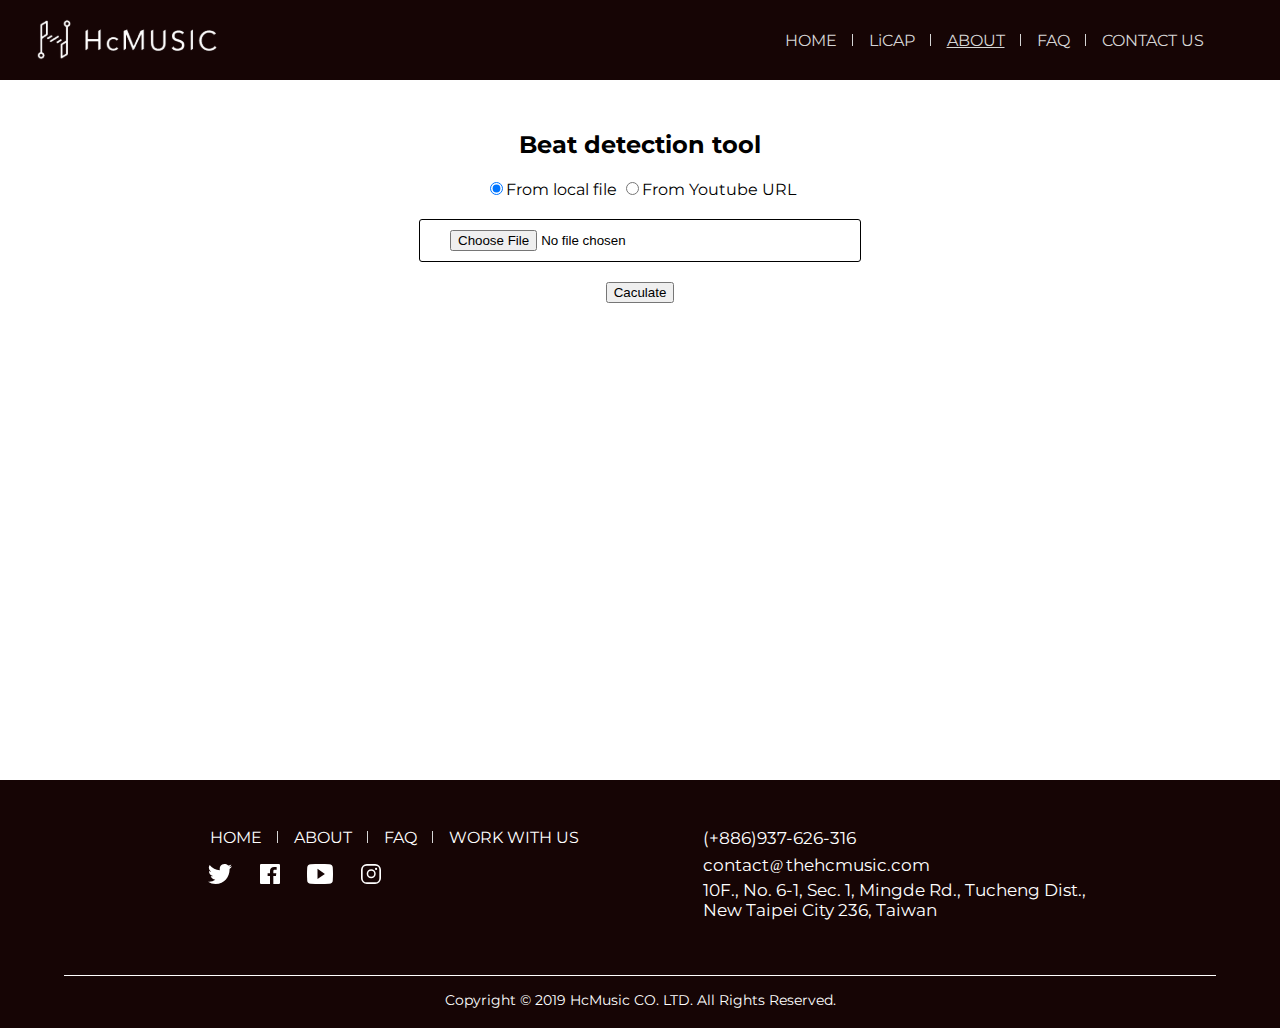
<file: tools.html>
<!DOCTYPE html>
<html lang="en">
<head>
	<meta charset="UTF-8">
	<meta name="viewport" content="width=device-width, initial-scale=1.0, maximum-scale=1.0, minimum-scale=1.0, user-scalable=no, target-densityDpi=device-dpi" />
	<title>About</title>
	<link rel="stylesheet" href="style/tools_style.css">
</head>
<body>
    <header id="header" class="black-background">
		<a href="index.html"><img id="top-logo" src="image/logo.svg" alt=""></a>
		<label for="menu-toggle"><img id="mini-menu" src="image/icon/mini-menu.png" alt=""></label>
		<input type="checkbox" id="menu-toggle"/>
		<nav id="header-nav">
			<!-- need modify height in #menu-toggle:checked+#header-nav if add element -->
			<a href="index.html"><li>HOME</li></a>
			<a href="licap.html"><li>LiCAP</li></a>
			<!-- <li>SLiMTAB</li> -->
			<a href="about.html"><li id="nav-about-label">ABOUT</li></a>
			<a href="faq.html"><li>FAQ</li></a>
			<a href="about.html#footer"><li>CONTACT US</li></a>
		</nav>
    </header>
    <main>
        <section id="beat-tool">
			<h2 id="beat-tool-title">Beat detection tool</h2>
			<input type="radio" name="file-source" id="fs-file" checked/><label for="fs-file">From local file</label>
			<input type="radio" name="file-source" id="fs-youtube" /><label for="fs-youtube">From Youtube URL</label>
			<div id="fs-block">
				<div class="fs-sel-block" id="file-block">
					<input id="sel-file" type="file"/>
				</div>
				<div class="fs-sel-block" id="youtube-block">
					<input id="sel-youtube" type="url" placeholder="Youtube URL" />
				</div>
			</div>
			<button id="cal-btn">Caculate</button>
			<div id="display-bpm"></div>
		</section>
    </main>
    <footer id="footer">
        <div id="footer-nav">
			<div class="footer-series">
				<div class="footer-btn">
					<li><a href="index.html">HOME</a></li>
					<li><a href="">ABOUT</a></li>
					<li><a href="faq.html">FAQ</a></li>
					<li><a href="">WORK WITH US</a></li>
				</div>
				<div id="footer-link">
					<img src="image/icon/twitter.svg" alt="">
					<img src="image/icon/facebook.svg" alt="">
					<img src="image/icon/youtube.svg" alt="">
					<img src="image/icon/instagram.svg" alt="">
				</div>
			</div>
			<div class="footer-series">
				<p style="cursor:unset;">(+886)937-626-316</p>
				<p style="cursor:unset;">contact<img class="email-at" src="image/icon/at.svg" alt="">thehcmusic.com</p>
				<p style="cursor:unset;">10F., No. 6-1, Sec. 1, Mingde Rd., Tucheng Dist., <br>New Taipei City 236, Taiwan</p>
			</div>
		</div>
		<div id="phone-footer-nav">
			<div class="footer-btn">
				<li><a href="index.html">HOME</a></li>
				<li><a href="">ABOUT</a></li>
				<li><a href="faq.html">FAQ</a></li>
				<li><a href="">WORK WITH US</a></li>
			</div>
			<div id="footer-link">
				<img src="image/icon/twitter.svg" alt="">
				<img src="image/icon/facebook.svg" alt="">
				<img src="image/icon/youtube.svg" alt="">
				<img src="image/icon/instagram.svg" alt="">
			</div>
			<div class="contact-block">
				<p style="cursor:unset;">(+886)937-626-316</p>
				<p>contact<img class="email-at" src="image/icon/at.svg" alt="">thehcmusic.com</p>
				<p style="cursor:unset;">10F., No. 6-1, Sec. 1, Mingde Rd., Tucheng Dist., <br>New Taipei City 236, Taiwan</p>
			</div>
		</div>
		<p class="copyight">Copyright © 2019 HcMusic  CO. LTD. All Rights Reserved.</p>
    </footer>
</body>
<script src="script/audio.js"></script>
<script>
	let about = document.getElementById('nav-about-label');
	about.classList.add("on-this-page")
</script>
</html>
</file>
<file: style/index_style.css>
@charset "UTF-8";
@import url('https://fonts.googleapis.com/css?family=Montserrat&display=swap');

main {
	background:url("../image/line-background1.png") center,linear-gradient(to bottom,#110A06 20%,#872C23);
	padding-bottom: 100px;
}
section {
	height: 100vh;
	min-height: 700px;
}
h3 {
	margin: 0;
	-webkit-text-stroke: .5px #fff;
	color: transparent;
	font-size: 7em;
	letter-spacing: 8px;
}
#first {
	background-image: url("../image/first-background-red.jpg");
	background-repeat: no-repeat;
	background-size: cover;
	background-position: center center;
	position: relative;
}
#bf-intro {
	position: absolute;
    bottom: 11vh;
	background:rgba(0,0,0,0.66);
    color: white;
    padding: 37px 90px;
    font-size: 35px;
    line-height: 52px;
}
.situation {
	position: relative;
	max-width: 1366px;
    margin: 0 auto;
    height: 60vh;
}
.situation h3 {
	position: absolute;
	z-index: 2;
}
.situation p {
	margin: 0;
	color: #fff;
    font-size: 1.3em;
    line-height: 40px;
    position: absolute;
    z-index: 2;
}
.situation .situation-img {
	height: 50%;
	width: 60%;
	max-height: 500px;
	min-height: 450px;
	position: absolute;
	background-repeat: no-repeat;
	background-size: cover;
	background-position: center center;
}
.situation .green-circle {
	opacity: .5;
    position: absolute;
    width: 35%;
    max-width: 480px;
    min-width: 400px;
    z-index: 1;
}
.situation .blue-cube {
	width: 50%;
	max-width: 550px;
	min-width: 400px;
	height: 220px;
	background: #000;
	opacity: .43;
	z-index: 1;
	position: absolute;
}
/*live區塊*/
#live h3 {
	top: 29%;
	left: 5%;
}
#live .situation-img {
    top: 20%;
    right: 3%;
    opacity: .85;
    background-image: url("../image/live.jpg");
}
#live .blue-cube {
	top: 35%;
	left: 10%;
}
#live p { 
    top: 48%;
    left: 14%;
}
#live .green-circle {
	top: 67%;
    right: 0%;
}
/*sharing區塊*/
#sharing h3 {
	top: 29%;
	right: 8%;
}
#sharing .situation-img {
    top: 15%;
    left: 0;
    opacity: .9;
    background-image: url("../image/sharing.jpg");
}
#sharing .blue-cube {
    top: 30%;
    right: 5%;
}
#sharing p { 
    top: 48%;
    right: 6%;
}
#sharing .green-circle {
	top: 18%;
    left: 0%;
}
/*RECORDING區塊*/
#recording h3 {
	top: 37%;
	left: 15%;
}
#recording .situation-img {
	top: 20%;
    right: 1%;
    opacity: .9;
    background-image: url("../image/recording.jpg");
}
#recording .blue-cube {
    top: 45%;
    left: 3%;
}
#recording p { 
    top: 55%;
    left: 21%;
}
#recording .green-circle {
    top: 14%;
    left: 30%;
}
/*practice區塊*/
#practice h3 {
	top: 42%;
    right: 12%;
}
#practice .situation-img {
	top: 20%;
    left: 7%;
    opacity: .9;
    background-image: url("../image/practice.jpg");
}
#practice .blue-cube {
   	top: 60%;
    right: 0;
    width: 50%;
    max-width: 700px;
    min-width: 510px;
}
#practice p { 
    top: 62%;
	right: 7%;
	margin-left: 80px;
}
#practice .green-circle {
    top: 52%;
    left: 5%;
}
/*product*/
#product {
	background-color: rgba(0,0,0,.4);
	height: 40vh;
    min-height: 500px;
    padding-top: 300px;
    position: relative;
}
#product h4 {
	color: #fff;
	font-size: 1.8em;
	position: absolute;
    margin: 0 0 0 5%;
	top: 160px;
	letter-spacing: 3px;
}
#product .green-circle {
	position: absolute;
	opacity: 0.5;
	top: 94px;
	left: 178px;
	width: 35%;
	max-width: 480px;
    min-width: 400px;
}
#product h4:nth-child(3) {
	display: none;
}
#two-product {
	width: 100%;
	max-width: 1366px;
	height: 100%;
	margin: 0 auto;
	display: flex;
	justify-content: space-evenly;
}
#two-product .product-block {
	width: 45%;
	height: 80%;
	border-radius: 15px;
	padding-bottom: 15px;
	background-size: cover;
	cursor: pointer;
	display: flex;
	align-items: flex-end;
	justify-content: center;
	text-shadow: 0px 1px 8px rgba(0,0,0,0.7),
	1px 0px 8px rgba(0,0,0,0.7), 
	0px -1px 8px rgba(0,0,0,0.7), 
	-1px 0px 8px rgba(0,0,0,0.7) ;
}
#two-product .product-block:first-child {
	background-position: center;
	background-image: url("../image/product01red.jpg");
}
#two-product .product-block:last-child {
	cursor: auto;
	background-image: url("../image/product02.jpg");
}
#two-product .product-block img {
	display: none;
}
#two-product div p {
	color: #fff;
	margin: 0 0 5px 0;
	font-size: 2.5em;
}
.product-name {
	display: flex;
	flex-direction: column;
	align-items: center;
}
.product-line {
	background: #E01E0A;
	width: 80px;
	height: 7px;
	border-radius: 50px;
}
#faq {
	position: relative;
	height: 100px;
	min-height: inherit;
}
#product-faq {
	display: flex;
	cursor: pointer;
    color: #fff;
    border: 3px #fff solid;
    width: 160px;
    height: 50px;
    align-items: center;
    justify-content: center;
    font-size: 1.5em;
    margin: 50px auto 0;
}
#product-faq-img {
	display: none;
}

@media (max-width: 950px) {
	.situation h3 {
		font-size: 5em;
	}
	#live h3 {
		top: 35%;
	}
	#sharing h3 {
		top: 34%;
    	right: 28%;
	}
	#recording h3 {
	    top: 40%;
    	left: 10%;
	}
	#practice h3 {
		top: 46%;
    	right: 20%;
	}
}
@media (max-width: 670px) {
	h3 {
		-webkit-text-stroke: unset;
		color: #fff;
	}
	#first {
		background-position: 60% 50%;
	}
	#bf-intro {
		position: absolute;
		bottom: 13vh;
		background:rgba(0,0,0,0.66);
		color: white;
		padding: 37px 0px 37px 16px;
		width: 100vw;
		font-size: 18px;
		line-height: 32px;
	}
	.situation {
        height: 60vh;
	    min-height: 550px;
	    padding-top: 100px;
	    overflow: hidden;
	}
	.situation h3 {
		font-size: 2.1em;
		letter-spacing: 3px;
	}
	.situation .situation-img {
		width: 100%;
		max-width: unset;
		min-width: unset;
		height: 400px;
		min-height: unset;
		position: unset;
		margin-top: 35px;
	}
	.situation p {
		font-size: 1em;
    	line-height: 25px;
	}
	#live h3, #sharing h3, #recording h3, #practice h3 {
	    top: 12%;
	    right: unset;
	    left: 10%;
	}
	#live .blue-cube, #sharing .blue-cube, #recording .blue-cube, #practice .blue-cube {
		top: 70%;
		right: -10%;
   		left: unset;
		background: rgba(0,0,0,.8);
		height: 140px;
		width: 90%;
	    max-width: unset;
	    min-width: unset;
	}
	#live .green-circle, #sharing .green-circle, #recording .green-circle, #practice .green-circle {
		top: 11%;
	    right: unset;
  		left: 30%;
	}
	#live p, #sharing p, #recording p, #practice p {
		top: 75%;
    	left: 10%;
		right: unset;	
	}
	#practice p {
		margin-left: unset;
	}
	#product {
		padding: 90px 0 90px;
		height: unset;
		min-height: unset;
	}
	#product h4 {
		position: unset;
	}
	#product h4:first-child {
		display: none;
	}
	#product h4:nth-child(2) {
		display: block;
	}
	#product .green-circle {
		display: none;
	}
	#two-product {
		display: block;
	}
	#two-product .product-block {
		width: 100%;
		height: 350px;
		margin-top: 60px;
	    justify-content: flex-start;
	    border-radius: unset;
	    padding-left: 25px;
        position: relative;
	}
	.product-name {
		flex-direction: row-reverse;
	}
	.product-line {
	    width: 8px;
    	height: 25px;
    	margin-right: 10px;
	}
	#two-product .product-block img {
		display: block;
		opacity: .5;
	    position: absolute;
	    width: 35%;
	    max-width: 480px;
	    min-width: 400px;
	    z-index: 1;
	}
	#two-product .product-block:first-child img {
		top: -40px;
    	left: -150px;
	}
	#two-product .product-block:nth-child(2) img {
	    top: -40px;
   		right: -20px;
	}
	#product-faq {
		width: 130px;
		margin: 80px auto 0;
	}
	#product-faq-img {
		display: block;
		opacity: .5;
	    position: absolute;
	    width: 35%;
	    max-width: 480px;
	    min-width: 400px;
	    z-index: 1;
	    bottom: -50px;
	}
}
</file>
<file: style/global_style.css>
@charset "UTF-8";
@import url('https://fonts.googleapis.com/css?family=Montserrat&display=swap');

body {
	box-sizing: border-box;
	margin: 0;
    font-family: 'Montserrat', sans-serif;
    overflow-x: hidden;
}
main {
    overflow-x: hidden;
}
a { 
	text-decoration: none;
}
a:link {
	color: inherit;
}
a:visited {
	color: inherit;
}
.black-background {
	background-color: #160505;
}
header {
	width: 100%;
	height: 80px;
	display: flex;
	align-items: center;
	position: fixed;
	top: 0;
	z-index: 999;
	justify-content: space-between;
}
#mini-menu, #menu-toggle {
	display: none;
}
footer {
	height: 200px;
	background-color: #160505; 
	padding-top: 48px;
	position: relative;
}
#header-nav {
	display: flex;
	justify-content: flex-end;
	padding-right: 23px;
	margin-right: 38px;
	min-width: 300px;
	/* max-width: 550px; */
}
#top-logo {
	padding-left: 23px;
	transform: translateY(2px);
}
#header-nav li {
	padding: 0px 15.5px;
	color: #d6d6d6;
	list-style: none;
	cursor: pointer;
}
#header-nav li::after{
	position: relative;
	left: 15.5px;
	width: 1px;
	height: 12px;
    background: #d6d6d6;
    content: "";
    display: inline-block;
}

#header-nav a:last-child li::after{
	width: 0px;
}

#header-nav li:hover {
	color: #fff;
}
.on-this-page {
	text-decoration: underline
}


/*footer區塊*/
#phone-footer-nav {
	display: none;
}
#footer-nav {
	display: flex;
	align-items: flex-start;
	justify-content: space-around;
    max-width: 1000px;
	margin: 0 auto;
}
.footer-title {
	font-size: 20px;
	font-weight: bold;
	color: #fff;
	letter-spacing: 1px;
	margin: 0 0 20px 0;
}
.footer-series p {
	font-size: 17px;
	color: #fff;
    margin: 0 0 5px 0;
    cursor: pointer;
}
.footer-btn {
	display: flex;
}
.footer-btn li {
	padding: 0 15.5px;
	color: #fff;
	list-style: none;
	cursor: pointer;
}
.footer-btn li::after {
    position: relative;
    left: 15.5px;
    width: 1px;
    height: 12px;
    background: #d6d6d6;
    content: "";
    display: inline-block;
}
.footer-btn li:last-child::after {
	display: none;
}
#footer-link {
	display: flex;
	align-items: center;
	justify-content: space-around;
	margin-top: 17px;
	width: 50%;
}
#footer-link img {
	height: 20px;
	display: block;
	cursor: pointer;
}
.copyight {
	color: #fff;
	font-size: 14px;
	width: 90%;
	margin: 50px auto 0;
	border-top: 1px #fff solid;
	text-align: center;
	padding-top: 15px;
}
.email-at {
	width: 15px;
	padding: 0px 1px;
	transform: translateY(3px);
}
@media (max-width: 1000px) {
	#header-nav {
		padding-right: 0px;
	}
}
@media (max-width: 950px) {
    .footer-btn {
		display: unset
	}
	#footer-link {
		width: unset;
	}
	.footer-btn li {
		margin-bottom: 5px;
	}
	.footer-btn li::after{
		display: none;
	}
	.copyight {
		margin: 25px auto 0;
	}
}
@media (max-width: 900px) {
	#contact-btn {
		display: none;
	}
	#header-nav a:nth-child(5) li::after{
		width: 0px;
	}
}
@media (max-width: 750px) {
    body{ 
		overflow-x: hidden;
	}
	footer {
		padding-top: 20px;
		padding-bottom: 30px; 
		height: unset;
	}
	#header {
		background: #160505;
		height: 60px;
	}
	#mini-menu {
		display: inherit;
		width: 23px;
		padding-right: 20px;
	}
	#header-nav {
		display: block;
		position: absolute;
		width: 100vw;
		transition: height ease 500ms;
		top: 60px;
		height: 0px;
		overflow: hidden;
        margin-top: -1px;
        min-width: unset;
        max-width: unset;
	}
	#header-nav li{
		height: 50px;
		line-height: 50px;
		background: #262626;
		margin: -1px 0px;
	}
	#header-nav li::after{
		width: 0px;
	}
	#header-nav li:last-child{
		box-shadow: 0px 3px 3px rgba(0,0,0,0.5);
	}
	#contact-btn {
		display: block;
	}
	#menu-toggle:checked+#header-nav {
		height: 300px;
	}
	#top-logo {
		width: 130px;
		padding-left: 12px;
    }
    
    /*footer*/
	#footer-nav {
		display: none;
	}
	#footer-link {
		width: 60%;
    	margin: 0 auto 25px;
	}
	#phone-footer-nav {
		display: flex;
		flex-direction: column;
	}
	#phone-footer-nav p {
		color: #fff;
		margin: 0 0 5px 0;
		text-align: center;
	}
	.contact-block p{
		font-size: 13px;
	}
	.footer-btn {
		display: unset;
		text-align: center;
		margin-bottom: 10px;
	}
	.footer-btn li {
		margin-bottom: 15px;
	}
	.footer-btn li::after {
		display: none;
	}
	.copyight {
		margin: 20px auto 0;
		font-size: 12px;
	}
}
</file>
<file: style/about_style.css>
@charset "UTF-8";
@import url('https://fonts.googleapis.com/css?family=Montserrat|Righteous|Roboto&display=swap');
section {
	height: 80vh;
	min-height: 700px;
}
a {
	color: unset;
    text-decoration: unset;
}
h4 {
	margin: 0 0 15px 0;
	font-size: 1.5em;
}
#slogan {
	height: 300px;
	min-height: unset;
	background-image: url("../image/about-background.jpg");
	background-size: cover;
	background-repeat: no-repeat;
	background-position: center 40%;
    position: relative;
    display: flex;
    align-items: center;
    justify-content: center;
}
#slogan p {
	margin: 0;
    color: #fff;
    font-size: 4.5em;
    font-weight: bold;
    letter-spacing: 5px;
    line-height: 90px;
}
#slogan p:last-child {
	display: none;
}
.show-block {
	width: 100%;
	height: 100%;
	position: absolute;
	top: 0;
	z-index: 2;
	display: flex;
	align-items: center;
	justify-content: center;
}
.black-block {
	background: #000;
	position: absolute;
	width: 100%;
	height: 100%;
	top: 0;
	opacity: .4;
	z-index: 1;
}
#first {
	position: relative;
	background: black;
	padding-top: 70px;
}
#first h4 {
    width: 40%;
    min-width: 600px;
	max-width: 1366px;
	display: flex;
	align-items: center;
	margin:0 0 90px;
	color: white;
}
#first h4::before {
	content: "";
	width: 20%;
	height: 10px;
	background: #e01E0a;
	border-radius: 0  20px 20px 0;
	margin-right: 5%;
}
#first p {
    width: 90%;
    max-width: 1000px;
    margin: 0 auto;
    font-size: 18px;
	line-height: 35px;
	color: white;
	font-family: 'Roboto', sans-serif;
}
#licap-line {
    height: 450px;
    transform: rotate(20deg);
    position: absolute;
    bottom: 0;
    right: -100px;
}
.green-circle {
	opacity: .5;
    position: absolute;
    width: 35%;
    max-width: 480px;
    min-width: 400px;
    z-index: 1;
}
#first .green-circle.one {
    top: 30px;
    left: 500px;
}
#first .green-circle.two {
    bottom: 250px;
}
#second {
	background-color: black;
    background-image: url("../image/guitar-line.png");
    position: relative;
    background-size: 650px;
    background-repeat: no-repeat;
}
#second h4 {
    width: 75%;
    min-width: 600px;
	max-width: 1366px;
	display: flex;
    align-items: center;
    margin:0 0 70px;
	justify-content: flex-end;
	color: white;
}
#second h4::after {
    position: absolute;
	content: "";
	width: 20%;
	height: 10px;
	background: #e01E0a;
	border-radius:   20px 0 0 20px ;
    margin-left: 5%;
    right: 0;
}
#show-mobile {
    display: none !important;
}
#second p {
    width: 55%;
    max-width: 1000px;
    font-size: 18px;
    position: absolute;
    right: 70px;
	line-height: 35px;
	color: white;
	font-family: 'Roboto', sans-serif;
}
#second .green-circle{
    bottom: 170px;
    right: 0;
}
@media (max-width: 1000px) {
    #first .green-circle.two, #second .green-circle {
        display: none;
    }
    #second {
        background-position: 0 -70%;
    }
}
/*common style*/
@media (max-width: 950px) {
    #slogan p {
        font-size: 3em;
        line-height: 60px;
    }
}

@media (max-width: 790px) {
    #licap-line {
        height: 50%;
    }
    #second h4::after {
        display: none;
    }
}
@media (max-width: 670px) {
    #slogan {
        height: 150px;
        margin-top: 60px;
    }
    #slogan p {
		text-align: center;
        font-size: 24px;
        line-height: 30px;
	}
	#slogan p:first-child {
		display: none;
	}
	#slogan p:last-child {
		display: block;
    }
    #first {
        padding-top: 5px;
    }
    #first h4 {
        width: 100%;
        margin: 50px auto 20px;
        min-width: unset;
    }
    #first p,#second p {
        width: 85%;
        margin: 0 auto;
    }
    #first .green-circle.one {
        display: none;
    }
    #licap-line {
        width: 110vw;
        height: unset;
    }
    #second {
        background-position: 0px 0%;
		height: auto;
		padding-top: 20px;
		padding-bottom: 100px;
    }
    #white-block {
        width: 100%;
        height: 100%;
        background: rgba(0,0,0,0.6);
        position: absolute;
        top: 0;
        z-index: 0;
    }
    #show-desktop {
        display: none !important;
    }
    #show-mobile {
        display: flex !important; 
    }
    #second h4 {
        width: 100%;
        margin: 0 auto 20px;
        justify-content: unset;
        min-width: unset;
    }
    #second h4::before {
        content: "";
        width: 20%;
        height: 10px;
        background: #e01E0a;
        border-radius: 0 20px 20px 0;
        margin-right: 5%;
    }
    #second p {
        position: unset;
        /* position: relative; */
    }
    #content-block {
        position: relative;
    }
}
</file>
<file: style/download_style.css>
@charset "UTF-8";
@import url('https://fonts.googleapis.com/css?family=Montserrat|Righteous|Roboto&display=swap');
section {
	height: 80vh;
	min-height: 700px;
}
#slogan {
    height: 300px;
    min-height: unset;
    display: flex;
    align-items: center;
    justify-content: center;
    background: #160505;
}
#slogan p {
    margin: 0;
    color: #fff;
    font-size: 4.5em;
    font-weight: bold;
    letter-spacing: 5px;
    line-height: 90px;
}
#download{
    background: #160505;
    min-height: 300px;
    height: 20vh;
}
#software-liccon, #software-slimtab, #software-xxx {
    display: none;
}
.label-box {
    display: flex;
    align-items: center;
    justify-content: center;
}
.label-box label {
    color: #fff;
    width: 20%;
    min-width: 150px;
    max-width: 200px;
    border: 1px solid #fff;
    border-radius: 5px;
    margin: 0 10px;
    height: 80px;
    display: flex;
    align-items: center;
    justify-content: center;
    position: relative;
}
.label-box p {
    z-index: 2;
}
.label-box label::after {
    content: '';
    width: 0;
    height: 100%;
    border-radius: 5px;
    background: white;
    z-index: 1;
    position: absolute;
    top: 0;
    left: 0;
    transition: ease .5s;
}
.show-info-box {
    border: 1px solid #fff;
    border-radius: 5px;
    width: 70%;
    max-width: 1366px;
    min-height: 300px;
    margin: 50px auto;
    display: none;
    padding: 30px 0;
}
#block-liccon, #block-slimtab, #block-xxx {
    display: none;
    background: #e01e0a;
    width: 90%;
    height: 130px;
    margin: 0 auto;
}
.label-box label:hover,
#software-liccon:checked ~ .label-box #label-liccon,
#software-slimtab:checked ~ .label-box #label-slimtab,
#software-xxx:checked ~ .label-box #label-xxx {
    color: black;
}
.label-box label:hover::after,
#software-liccon:checked ~ .label-box #label-liccon::after,
#software-slimtab:checked ~ .label-box #label-slimtab::after,
#software-xxx:checked ~ .label-box #label-xxx::after {
    width: 100%;
}
#software-liccon:checked ~ .show-info-box,
#software-slimtab:checked ~ .show-info-box,
#software-xxx:checked ~ .show-info-box,
#software-liccon:checked ~ .show-info-box #block-liccon,
#software-slimtab:checked ~ .show-info-box #block-slimtab,
#software-xxx:checked ~ .show-info-box #block-xxx {
    display: block;
}

#download p {
    margin: 0;
    color: #fff;
    font-size: 25px;
    text-align: center;
}
</file>
<file: style/faq_style.css>
@charset "UTF-8";
@import url('https://fonts.googleapis.com/css?family=Montserrat&display=swap');
@import url('https://fonts.googleapis.com/css?family=Noto+Sans+TC:300&display=swap"');
body {
	box-sizing: border-box;
	margin: 0;
    font-family: 'Montserrat', 'Noto Sans TC', sans-serif;
    background: black;
    color: white;
}

#red-line {
    z-index: -1;
    position: fixed;
    top:0px;
    width: 100vw;
    height: 100vh;
    background-image: url("../image/redline.jpg");
    background-size: auto 100vh;
    background-repeat: no-repeat;
    background-position-x:  -45px;
}
#faq-title {
    font-size: 70px;
    margin-top: 60px;
    text-align: center;
}
main {
    width:85vw;
    height: calc(100vh - 260px);
    margin: auto;
    display: grid;
    grid-template-columns: 345px auto;
}
main input[name=faq-radios]{
    display: none;
}
#faq-menu {
    color: #928C8C;
    list-style: none;
    padding-left: 80px;
    border-right: 1px solid #fff;
    position: relative;
}
#faq-menu li{
    position: relative;
    padding-left: 30px;
    font-size: 30px;
    line-height: 78px;
}
#fm-sel {
    position: absolute;
    background: #FF0909;
    width: 265px;
    height: 66px;
    top: 11px;
    transform: translateX(-0.8px);
    transition: top, left ease 0.3s;
}
#fr-live:checked ~ #faq-menu #fm-sel{ top: 6px; }
#fr-live:checked ~ #faq-menu #label-live{ color: white; }
#fr-live:checked ~ #qaa #qa-live{ visibility: visible; left: 90px; }

#fr-recording:checked ~ #faq-menu #fm-sel{ top: 84px; }
#fr-recording:checked ~ #faq-menu #label-recording{ color: white; }
#fr-recording:checked ~ #qaa #qa-recording{ visibility: visible; left: 90px; }

#fr-sharing:checked ~ #faq-menu #fm-sel{ top: 162px; }
#fr-sharing:checked ~ #faq-menu #label-sharing{ color: white; }
#fr-sharing:checked ~ #qaa #qa-sharing{ visibility: visible; left: 90px; }

#fr-practicing:checked ~ #faq-menu #fm-sel{ top: 240px; }
#fr-practicing:checked ~ #faq-menu #label-practicing{ color: white; }
#fr-practicing:checked ~ #qaa #qa-practicing{ visibility: visible; left: 90px; }

#qaa {
    position: relative;
    padding-top: 6px;
    padding-left: 90px;
    overflow-x: hidden;
    overflow-y: auto;
}
.qa-section {
    visibility: hidden;
    position: absolute;
    left: 100%;
    width: calc(100% - 90px);
    transition: left ease 0.5s;
}
.qa-group {
    position: relative;
    width: 100%;
    background: rgba(255,255,255,0.15);
    left: 0%;
    margin-top: 8px;
}
.qa-first{
    margin-top: 0px;
}
.qa-question {
    position: relative;
    padding: 15px 0px 15px 35px;
    width: calc(100% - 95px);
    font-size: 22px;
    display: inline-block;
}
.qa-question::before{
    position: absolute;
    top: 19px;
    left: 20px;
    width: 6px;
    height: 18px;
    background: #fff;
    content: "";
}
.qa-question::after{
    position: absolute;
    background: url("../image/arrow.png");
    background-size: 100% 100%;
    left: calc( 100% + 18px);
    top: 24px;
    width: 18px;
    height: 13px;
    content: "";
}
.qa-answer {
    display: none;
    padding: 0px 50px 20px 35px;
    font-size: 16px;
    font-weight: bold;
    color: #AAAAAA;
    line-height: 25px;
}
.qa-checkbox { display: none; }
#live-q1:checked ~ #live-qa1 { background: rgba(255,255,255,0.23); }
#live-q1:checked ~ #live-qa1 .qa-answer { display: block; }
#live-q1:checked ~ #live-qa1 .qa-question::after { transform: rotate(180deg); }

#live-q2:checked ~ #live-qa2 { background: rgba(255,255,255,0.23); }
#live-q2:checked ~ #live-qa2 .qa-answer { display: block; }
#live-q2:checked ~ #live-qa2 .qa-question::after { transform: rotate(180deg); }

#live-q3:checked ~ #live-qa3 { background: rgba(255,255,255,0.23); }
#live-q3:checked ~ #live-qa3 .qa-answer { display: block; }
#live-q3:checked ~ #live-qa3 .qa-question::after { transform: rotate(180deg); }

#recording-q1:checked ~ #recording-qa1 { background: rgba(255,255,255,0.23); }
#recording-q1:checked ~ #recording-qa1 .qa-answer { display: block; }
#recording-q1:checked ~ #recording-qa1 .qa-question::after { transform: rotate(180deg); }

#recording-q2:checked ~ #recording-qa2 { background: rgba(255,255,255,0.23); }
#recording-q2:checked ~ #recording-qa2 .qa-answer { display: block; }
#recording-q2:checked ~ #recording-qa2 .qa-question::after { transform: rotate(180deg); }

#recording-q3:checked ~ #recording-qa3 { background: rgba(255,255,255,0.23); }
#recording-q3:checked ~ #recording-qa3 .qa-answer { display: block; }
#recording-q3:checked ~ #recording-qa3 .qa-question::after { transform: rotate(180deg); }

#sharing-q1:checked ~ #sharing-qa1 { background: rgba(255,255,255,0.23); }
#sharing-q1:checked ~ #sharing-qa1 .qa-answer { display: block; }
#sharing-q1:checked ~ #sharing-qa1 .qa-question::after { transform: rotate(180deg); }

#sharing-q2:checked ~ #sharing-qa2 { background: rgba(255,255,255,0.23); }
#sharing-q2:checked ~ #sharing-qa2 .qa-answer { display: block; }
#sharing-q2:checked ~ #sharing-qa2 .qa-question::after { transform: rotate(180deg); }

#sharing-q3:checked ~ #sharing-qa3 { background: rgba(255,255,255,0.23); }
#sharing-q3:checked ~ #sharing-qa3 .qa-answer { display: block; }
#sharing-q3:checked ~ #sharing-qa3 .qa-question::after { transform: rotate(180deg); }

#practicing-q1:checked ~ #practicing-qa1 { background: rgba(255,255,255,0.23); }
#practicing-q1:checked ~ #practicing-qa1 .qa-answer { display: block; }
#practicing-q1:checked ~ #practicing-qa1 .qa-question::after { transform: rotate(180deg); }

#practicing-q2:checked ~ #practicing-qa2 { background: rgba(255,255,255,0.23); }
#practicing-q2:checked ~ #practicing-qa2 .qa-answer { display: block; }
#practicing-q2:checked ~ #practicing-qa2 .qa-question::after { transform: rotate(180deg); }

#practicing-q3:checked ~ #practicing-qa3 { background: rgba(255,255,255,0.23); }
#practicing-q3:checked ~ #practicing-qa3 .qa-answer { display: block; }
#practicing-q3:checked ~ #practicing-qa3 .qa-question::after { transform: rotate(180deg); }

@media (max-width: 670px) {
    #red-line{
        opacity: 0.2;
    }
    #faq-title {
        font-size: 50px;
        margin-bottom: 0px;
    }
    main{
        grid-template-columns: unset;
        grid-template-rows: 80px auto;
        height: calc(100vh - 170px);
    }
    #faq-menu {
        padding-left: 0px;
        border-right: none;
        display: grid;
        grid-template-columns: 25% 25% 25% 25%;
    }
    #faq-menu li{
        text-align: center;
        padding-left: 0px;
        font-size: 14px;
    }
    #fm-sel{
        width: 25%;
        height: 30px;
        top: 20px;
    }
    #qaa {
        overflow: unset;
        padding-left: 0px;
    }
    .qa-group:last-child{
        margin-bottom: 30px;
    }
    #fr-live:checked ~ #faq-menu #fm-sel{ left: 0%; top: 23px;}
    #fr-recording:checked ~ #faq-menu #fm-sel{ left: 25%; top: 23px;}
    #fr-sharing:checked ~ #faq-menu #fm-sel{ left: 50%; top: 23px;}
    #fr-practicing:checked ~ #faq-menu #fm-sel{ left: 75%; top: 23px;}

    #fr-live:checked ~ #qaa #qa-live{ visibility: visible; left: 0px; }
    #fr-recording:checked ~ #qaa #qa-recording{ visibility: visible; left: 0px; }
    #fr-sharing:checked ~ #qaa #qa-sharing{ visibility: visible; left: 0px; }
    #fr-practicing:checked ~ #qaa #qa-practicing{ visibility: visible; left: 0px; }
    .qa-section {
        width: 100%;
    }
    .qa-question {
        font-size: 18px;
    }
    .qa-question::before{
        height: 14px;
        top: 18px;
    }
    .qa-answer {
        font-size: 15px;
    }
}
@media (max-width: 320px){
    #faq-menu li{
        font-size: 12px;
    }
}
</file>
<file: style/licap_style.css>
@charset "UTF-8";
@import url('https://fonts.googleapis.com/css?family=Montserrat|Righteous|Roboto&display=swap');

section {
	height: 80vh;
	min-height: 700px;
}
a {
	color: unset;
    text-decoration: unset;
}
h4 {
	margin: 0 0 15px 0;
	font-size: 1.5em;
}
#first {
	background-color: #160505;
	display: flex;
	align-items: center;
	justify-content: center;
}
#display {
	position: relative;
	width: 80%;
	display: flex;
	justify-content: center;
}
#display img{
	opacity: .3;
}
#rotate-3d{
	position: absolute;
	top: 50%;
	left: 50%;
	width: 40px;
	height: 40px;
	transform: translate(-50%, -50%);
}
#touch-tip {
	display: none;
}
/*product*/
#product{
	height: unset;
	min-height: unset;
	margin-top: 50px;
	position: relative;
}
#product h4 {
	width: 40%;
	max-width: 1366px;
	display: flex;
	align-items: center;
	margin-bottom: 30px;
}
#product h4::before {
	content: "";
	width: 20%;
	height: 10px;
	background: #e01E0a;
	border-radius: 0  20px 20px 0;
	margin-right: 5%;
}
#info {
	background-color: #e0e0e0;
	display: flex;
	align-items: center;
}
#info-content {
	width: 40%;
	margin-left: 10%;
	padding-top: 21px;
    font-size: 18px;
	line-height: 35px;
	font-family: 'Roboto', sans-serif;
}
#info img {
	width: 40%;
}
#up-spec {
	width: 100%;
	height: 620px;
	position: absolute;
	top: -10px;
}
#in-spec {
	width: 80%;
	max-width: 1366px;
	height: 100%;
	margin: 0 auto;
	display: flex;
	align-items: center;
	justify-content: space-around;
}
#in-spec::before {
	content: "";
	width: 50%;
	height: 100%;
}
#spec {
	min-width: 400px;
	margin-top: 60px;
	height: 50vh;
}
#spec h4 {
	display: flex;
	align-items: center;
	width: 40%;
	max-width: 1366px;
}
#spec h4::before {
	content: "";
	width: 20%;
	height: 10px;
	background: #e01E0a;
	border-radius: 0  20px 20px 0;
	margin-right: 5%;
}

.every-spec {
	width: 80%;
	margin: 60px auto 0;
}
.spec-block {
	display: grid;
	grid-template-columns: 1fr 2fr;
	align-items: flex-end;
	border-bottom: 1px solid #707070;
	padding-bottom: 11px;
	margin-top: 11px;
}	
.title {
	font-size: 1.2em;
	font-weight: bolder;
	font-family: 'Roboto', sans-serif;
}
.spec-content {
	padding-left: 10px;
	font-size: 1em;
	font-weight: 500;
	font-family: 'Roboto', sans-serif;
}

#slogan {
	height: 300px;
	min-height: unset;
	background-image: url("../image/licap-pic-red.jpg");
	background-size: cover;
	background-repeat: no-repeat;
	background-position: center 40%;
	position: relative;
}
#slogan p {
	margin: 0;
    color: #fff;
    font-size: 4.5em;
    letter-spacing: 5px;
}
#midi {
	font-family: 'Righteous', cursive;
	font-size: 80px;
	color: #e01e0a;
}
.show-block {
	width: 100%;
	height: 100%;
	position: absolute;
	top: 0;
	z-index: 2;
	display: flex;
	align-items: center;
	justify-content: center;
}
.black-block {
	background: #000;
	position: absolute;
	width: 100%;
	height: 100%;
	top: 0;
	opacity: .4;
	z-index: 1;
}
/* liccon */
#liccon {
	height: unset;
	padding-bottom: 5vh;
}
.banner {
	background-color: #e01e0a;
	width: 100%;
	height: 135px;
}
.banner h2 {
	color: #fff;
	font-size: 5em;
	font-weight: bold;
	margin: 0 0 0 10%;
}
.banner p {
	color: #fff;
	font-size: 1.5em;
	font-weight: bold;
	margin: 0 0 0 10%;
}
#liccon-on-mobile {
	display: none;
}
.liccon-des{
	width: 80%;
    max-width: 1000px;
    margin: 35px auto 0;
    font-size: 18px;
    line-height: 25px;
    font-family: 'Roboto', sans-serif;
}
#liccon-line {
	position: absolute;
	z-index: 2;
	width: 100%;
	height: 100%;
}
.svg-block.user-setting{
	position: absolute;
	top: -150px;
	left: -50px;
	height: 60%;
    max-height: 300px;
}
.svg-block.show-playtime {
	position: absolute;
	bottom: -50px;
	left: 23%;
	height: 50%;
	max-height: 480px;
	/* left: 80px; */
}
.svg-block.select-zone {
	position: absolute;
	bottom: -24%;
	left: 36%;
	height: 50%;
    /* max-height: 450px; */
}
.svg-block.select-dot {
	right: 0%;
	height: 50%;
    position: absolute;
    bottom: -12%;
}
.svg-block.edit-function{
	position: absolute;
    right: -7%;
	top: -20%;
	height: 70%;
}
.svg-block.set-parameter {
	position: absolute;
	top: -5%;
	left: 38%;
	height: 47%;
}
.svg-block.global-setting {
	position: absolute;
	height: 70%;
}
.svg-block.show-bluetooth {
	position: absolute;
	height: 50%;
	bottom: -15%;
    left: -5%;
}
.svg-block.show-battery {
	position: absolute;
	height: 50%;
	right: -5%;
	bottom: -19%;
}
.svg-line{
	stroke-width: 2;
	stroke: #c1c1c1;
	fill: none;
	stroke-dashoffset: 600;
	stroke-dasharray: 600;
}
.svg-line.is-show {
	animation: drawing 1.5s forwards;
}
@keyframes drawing {
	100%{
		stroke-dashoffset: 0;
	}
}

#liccon-window{
	width: 85%;
	max-width: 1366px;
	margin: 3vh  auto 0;
	position: relative;
}
#main {
	width: 100%;
	position: relative;
}
.show-info{
	position: absolute;
	width: 30px;
	height: 30px;
	border-radius: 15px;
	background-color: #c1c1c1;
	animation: jump 1.5s infinite;
	cursor: pointer;
	z-index: 3;
	transition: ease .5s;
	transform: rotate(0deg);
}
.show-info::after,.show-info::before{
	content: '';
	width: 15px;
	height: 4px;
	background: #1a1515;
	position: absolute;
	border-radius: 15px;
	top: 13px;
	left: 8px;
}
.show-info::before{
	transform: rotate(90deg);
	left: 8px;
}
.show-info::after {
	opacity: 1;
}
.show-info.is-show {
	transform: rotate(90deg);
}
.show-info.is-show::after{
	opacity: 0;
}
.show-info:hover{
	/* animation: unset; */
}
@keyframes jump {
	0%{
		box-shadow: 0 0 0 5px rgba(255,255,255,.5);
	}
	100%{
		box-shadow: 0 0 0 8px rgba(255,255,255,0);
	}
}

.des-block{
	position: relative;
	height: 140px;
	margin: 30px auto 0;
    width: 85%;
	max-width: 1366px;
	
	display: flex;
	justify-content: space-between;
}

.info-des{
	opacity: 0;
	position: relative;
	width: 23%;
	min-height: 95px;
	padding: 5px;
	background: rgba(0,0,0,.5);
	color: white;
	transition: .5s .5s;
}


.bottom .info-des {
	width: 18%;
}

.info-des p{
	margin: 0;
}
.info-des p:first-child, .mobile-des p:first-child {
    margin-bottom: 5px;
	font-size: 1.2em;
	font-family: 'Righteous', cursive;
}
.info-des p:last-child, .mobile-des p:last-child{
	font-size: 0.9em;
}
#user-setting {
	top: 15%;
	left: 10%;
}
#show-playtime {
	bottom: 30%;
	left: 28%;
}
#select-zone {
	bottom: 25%;
	left: 50%;
}
#select-dot {
	bottom: 36%;
    right: 26%;
}
#edit-function {
	top: 42%;
	right: 5%;
}
#set-parameter {
	top: 25%;
    left: 55%;
}
#global-setting {
	top: 40%;
    left: 5%;
}
#show-bluetooth {
	bottom: 7%;
	left: 5%;
}
#show-battery {
	bottom: 5%;
    right: 12%;
}
.is-show {
	opacity: 1;
	/* margin-top: 0; */
}
.img-change {
	position: absolute;
	z-index: 2;
	opacity: 0;
	transition: ease .5s;
}
.img-change.is-show {
	opacity: 1;
}
.img-change.show-playtime {
	bottom: 20%;
    left: 20.1%;
    width: 21.5%;
}
.img-change.select-zone{
	bottom: 16.5%;
	left: 51%;
	width: 35%;
}
.img-change.select-dot {
	width: 2.5%;
    bottom: 32%;
    right: 23.8%;
}
.img-change.select-zone.parameter {
	top: 8%;
    left: 20%;
    width: 35%;
}
.img-change.select-dot.parameter {
	width: 35%;
    top: 8%;
    left: 56%;
}
.img-change.select-zone.not-show {
	bottom: 17%;
	opacity: 1;
}
.img-change.select-dot.not-show {
	bottom: 32.5%;
	opacity: 1;
}
.img-change.select-zone.not-show.is-show,.img-change.select-dot.not-show.is-show{
	opacity: 0;
}
.img-change.select-instrument {
	width: 15%;
    top: 46%;
}
/* download區塊 */
#liccon-download {
	height: 30vh;
	min-height: 300px;
	margin-bottom: 70px;
}
#liccon-download h5 {
	text-align: center;
	font-size: 2.1em;
    margin-top: 0;
    text-align: center;
}
.download-block {
	display: flex;
	align-items: center;
	justify-content: center;
	flex-direction: column;
	width: 80vw;
	max-width: 760px;
	margin: 30px auto ;
}
.download-block img {
	width: 50px;
	margin-left: 15px;
}
.download-btn-block {
	width: 33%;
	max-width: 220px;
	margin: 20px 5px;
}
.download-tip-text {
	text-align: center;
	margin-top: 5px;
	margin-bottom: 0;
}
.download-btn {
	border: solid 1px black;
	border-radius: 15px;
	background: transparent;
	color: black;
	display: flex;
	align-items: center;
	justify-content: center;
	/* width: 33%;
	max-width: 220px; */
	width: 100%;
	padding: 20px 0px;
	position: relative;
	cursor: pointer;
}
.download-btn img {
	width: 10%;
	min-width: 50px;
	margin-left: 10px;
}
.logo-unhover,.download-btn:hover .logo-hover {
	display: block;
	opacity: 1;
	transition: ease .5s;
	z-index: 1;
}
.logo-hover,.download-btn:hover .logo-unhover {
	display: none;
	opacity: 0;
}
.download-btn::before {
	content: '';
	position: absolute;
	left: 0;
	top: 0;
	width: 0;
	height: 100%;
	background: white;
	border-radius: 15px;
	z-index: -2;
}
.download-btn:hover, .download-btn:hover img {
	color: white;
}
.download-btn:hover::before {
	transition: ease 0.5s;
	background: black;
	width: 100%;
	
}

/*common style*/
@media (max-width: 767px) {
	h3 {
		-webkit-text-stroke: unset;
		color: #fff;
	}
	#touch-hand{
		width: fit-content;
		position: relative;
		margin-bottom: 5px;
		animation-name: touch-hand-move;
		animation-duration: 4s;
		animation-iteration-count: infinite;
	}
	#touch-tip{
		display: unset;
		color:rgba(255,255,255,0.3);
		text-align: center;
		padding-bottom: 10px;
	}
	@keyframes touch-hand-move {
		from {	left: -30px;}
		to {	left: 30px;}
	}
	#product h4 {
		width: unset;
		margin: 0 auto 20px;
	}
	#spec h4 {
		width: unset;
		margin: auto;
	}
	#product h4::before, #spec h4::before {
		/* width: 10px;
		border-radius: 30px;; */
	}
	#info img {
		width: 80%;
	}
	/* liccon on mobile */
	.banner {
		height: 165px;
	}
	.banner h2, .banner p {
		margin: 0 0 0 10px;
	}
	.des-block, #liccon-window{
		display: none;
	}
	#liccon-on-mobile {
		display: block;
		position: relative;
		margin-top: 45px;
	}
	#mobile-zoom {
		width: 100vw;
		background-image: url("../image/liccon/main.png");
		height: 300px;
		background-size: 100%;
		background-repeat: no-repeat;
		background-position: 50 50;
		transition: ease .5s;
		position: relative;
	}
	.mobile-dot.mobile-is-show {
		transform: rotate(90deg)
	}
	.mobile-des {
		background-color: #c1c1c1;
		color: white;
		width: 90vw;
		height: 200px;
		opacity: 0;
		transition: ease 0.5s;
		margin: 10px auto 0;
	}
	.mobile-des.mobile-is-show {
		opacity: 1;
	}
	.show-info.mobile-is-show::after{
		opacity: 0;
	}
	#user-setting{
		top: 0%;
		left: 10%;
	}
	#set-parameter {
		top: 8%;
	}
	#edit-function {
		top: 19%;
	}
	#show-playtime {
		bottom: unset;
		top: 25%;
	}
	#select-zone {
		bottom: unset;
		top: 35%;
	}
	#select-dot {
		bottom: unset;
		right: 15%;
		top: 30%;
	}
	#global-setting {
		top: 25%;
    	left: 5%;
	}
	#show-bluetooth {
		top: 40%;
		left: 0%;
	}
	#show-battery {
		top: 43%;
		left: unset;
	}
	.mobile-zone-parameter,.mobile-dot-parameter {
		opacity: 0;
		position: absolute;
		top: 15%;
		width: 60%;
	}
	.mobile-dot-parameter {
		left: 62%;
	}
	.mobile-zone-parameter.mobile-is-show,.mobile-dot-parameter.mobile-is-show {
		opacity: 1;
		transition: ease .5s .5s;
	}
	.mobile-show-playtime {
		opacity: 0;
		position: absolute;
		top: 24%;
		left: 4%;
		height: 60%;
	}
	.mobile-show-playtime.mobile-is-show {
		opacity: 1;
		transition: ease .5s .5s;
	}
	.mobile-select-zone {
		opacity: 0;
		position: absolute;
    	top: 44%;
	}
	.mobile-select-zone.mobile-is-show {
		opacity: 1;
		transition: ease .5s .5s;
	}
	.mobile-select-dot {
		opacity: 0;
		position: absolute;
		top: 43%;
		right: 27%;
	}
	.mobile-select-dot.mobile-is-show {
		opacity: 1;
		transition: ease .5s .5s;
	}

	/* download */
	#liccon-download {
		/* height: 50vh;
		min-height: 550px; */
	}
	.download-block {
		flex-direction: column;
	}
	.download-btn-block {
		width: 85%;
		max-width: unset;
		min-width: 150px;
		margin: 10px auto;
	}
}

/*specific style for licap*/
@media (max-width: 670px) {
	#slogan {
		position: relative;
		margin-top: 60px;
		height: 150px;
	}
	.show-block {
		font-size: 6px;
	}
	#midi {
		font-size: 25px;
	}
	#first {
		height: fit-content;
		min-height: unset;
	}
	#display {
		flex-direction: column;
		width: 100%;
	}
	#licap-model {
		text-align: center;
	}
	#rotate-3d{
		width: 40px;
		height: 40px;
	}
	#product {
		margin-top: 20px;
	}
	#info {
		flex-direction: column-reverse;
	}
	#info img {
		width: 80%;
	}
	#info-content {
		width: 85%;
		margin: 0px auto 21px;
	}
	#spec {
		font-size: 15px;
		min-width: inherit;
	}
	.every-spec {
		margin-top: 30px;
	}
}
</file>
<file: style/tools_style.css>
@charset "UTF-8";
@import url('https://fonts.googleapis.com/css?family=Montserrat|Righteous|Roboto&display=swap');

body {
	box-sizing: border-box;
	margin: 0;
    font-family: 'Montserrat', sans-serif;
    overflow-x: hidden;
}
main {
    overflow-x: hidden;
}
header {
	width: 100vw;
	height: 80px;
	display: flex;
	align-items: center;
	position: fixed;
	top: 0;
	z-index: 999;
	justify-content: space-between;
}
#mini-menu, #menu-toggle {
	display: none;
}
footer {
	height: 200px;
	background-color: #160505; 
	padding-top: 48px;
	position: relative;
}
section {
	height: 80vh;
	min-height: 700px;
}
a {
	color: unset;
    text-decoration: unset;
}
h4 {
	margin: 0 0 15px 0;
	font-size: 1.5em;
}
.black-background {
	background-color: #160505;
}

#beat-tool {
	margin-top: 80px;
	background: #FFF;
	height: 500px;
	text-align: center;
}

#beat-tool-title {
	padding-top: 50px;
}
#intro {
	word-break: break-all;
	width: 550px;
	margin: 30px auto;
	text-align: left;
}
.fs-sel-block {display: none;}
#fs-block { 
	padding: 10px 30px; 
	border: 1px solid #000; 
	border-radius: 3px; 
	width: 380px; 
	margin: 20px auto;
	text-align: left;
}
#fs-file:checked ~ #fs-block > #file-block {display: block;}
#fs-youtube:checked ~ #fs-block > #youtube-block {display: block;}
#sel-youtube {width: 100%;}
#progress-bar { width: 380px;}

#header-nav {
	display: flex;
    justify-content: flex-end;
    padding-right: 23px;
    margin-right: 38px;
    min-width: 300px;
    max-width: 550px;
}
#header-nav a {
	color: #d6d6d6;
	text-decoration: unset;
}
#header-nav a:hover {
	color: #fff;
	text-decoration: unset;
}
#top-logo {
	padding-left: 23px;
	transform: translateY(2px);
}
#header-nav li {
	padding: 0px 15.5px;
	color: #d6d6d6;
	list-style: none;
	cursor: pointer;
}
#header-nav li:hover {
	color: #fff;
}
#header-nav li::after{
	position: relative;
	left: 15.5px;
	width: 1px;
	height: 12px;
    background: #d6d6d6;
    content: "";
    display: inline-block;
}

#header-nav a:last-child li::after{
	width: 0px;
}
.on-this-page {
	text-decoration: underline
}

/*footer區塊*/
#phone-footer-nav {
	display: none;
}
#footer-nav {
	display: flex;
	align-items: flex-start;
	justify-content: space-around;
    max-width: 1000px;
	margin: 0 auto;
}
.footer-title {
	font-size: 20px;
	font-weight: bold;
	color: #fff;
	letter-spacing: 1px;
	margin: 0 0 20px 0;
}
.footer-series p {
	font-size: 17px;
	color: #fff;
    margin: 0 0 10px 0;
    cursor: pointer;
}
#footer-link {
	display: flex;
	align-items: center;
	justify-content: space-around;
}
#footer-link img {
	height: 25px;
	display: block;
	cursor: pointer;
}
.footer-series p {
	font-size: 17px;
	color: #fff;
    margin: 0 0 5px 0;
    cursor: pointer;
}
.footer-btn {
	display: flex;
}
.footer-btn li {
	padding: 0 15.5px;
	color: #fff;
	list-style: none;
	cursor: pointer;
}
.footer-btn li::after {
    position: relative;
    left: 15.5px;
    width: 1px;
    height: 12px;
    background: #d6d6d6;
    content: "";
    display: inline-block;
}
.footer-btn li:last-child::after {
	display: none;
}
#footer-link {
	display: flex;
	align-items: center;
	justify-content: space-around;
	margin-top: 17px;
	width: 50%;
}
#footer-link img {
	height: 20px;
	display: block;
	cursor: pointer;
}
.copyight {
	color: #fff;
	font-size: 14px;
	width: 90%;
	margin: 50px auto 0;
	border-top: 1px #fff solid;
	text-align: center;
	padding-top: 15px;
}
.email-at {
	width: 15px;
	padding: 0px 1px;
	transform: translateY(3px);
}
@media (max-width: 1000px) {
    #first .green-circle.two, #second .green-circle {
        display: none;
    }
    #second {
        background-position: 0 -70%;
    }
}
/*common style*/
@media (max-width: 950px) {
    #slogan p {
        font-size: 3em;
        line-height: 60px;
    }
	.footer-btn {
		display: unset
	}
	#footer-link {
		width: unset;
	}
	.footer-btn li {
		margin-bottom: 5px;
	}
	.footer-btn li::after{
		display: none;
	}
	.copyight {
		margin: 25px auto 0;
	}
}

@media (max-width: 790px) {
    #licap-line {
        height: 50%;
    }
    #second h4::after {
        display: none;
    }
}
@media (max-width: 670px) {
    body{ 
		overflow-x: hidden;
    }
	footer {
		padding-top: 20px;
		padding-bottom: 30px; 
		height: unset;
	}
    #header {
		background: #160505;
		height: 60px;
	}
	#mini-menu {
		display: inherit;
		width: 23px;
		padding-right: 20px;
	}
	#header-nav {
		display: block;
		position: absolute;
		width: 100vw;
		transition: height ease 500ms;
		top: 60px;
		height: 0px;
		overflow: hidden;
		margin-top: -1px;
	}
	#header-nav li{
		height: 50px;
		line-height: 50px;
		background: #262626;
		margin: -1px 0px;
	}
	#header-nav li::after{
		width: 0px;
	}
	#header-nav li:last-child{
		box-shadow: 0px 3px 3px rgba(0,0,0,0.5);
	}
	#menu-toggle:checked+#header-nav {
		height: 250px;
	}
	#top-logo {
		width: 130px;
		padding-left: 12px;
    }
    /*footer*/
	#footer-nav {
		display: none;
	}
	#footer-link {
		width: 60%;
    	margin: 0 auto 25px;
	}
	#phone-footer-nav {
		display: flex;
		flex-direction: column;
	}
	#phone-footer-nav p {
		color: #fff;
		margin: 0 0 5px 0;
		text-align: center;
	}
	.contact-block p{
		font-size: 13px;
	}
	.footer-btn {
		display: unset;
		text-align: center;
		margin-bottom: 10px;
	}
	.footer-btn li {
		margin-bottom: 15px;
	}
	.footer-btn li::after {
		display: none;
	}
	.copyight {
		margin: 20px auto 0;
		font-size: 12px;
    }
    
    #slogan p {
		text-align: center;
        font-size: 24px;
        line-height: 30px;
	}
	#slogan p:first-child {
		display: none;
	}
	#slogan p:last-child {
		display: block;
	}
    #first h4 {
        width: 100%;
        margin: 50px auto 20px;
        min-width: unset;
    }
    #first p,#second p {
        width: 85%;
        margin: 0 auto;
    }
    #first .green-circle.one {
        display: none;
    }
    #licap-line {
        width: 110vw;
        height: unset;
    }
    #second {
        background-position: 0px 0%;
		height: auto;
		padding-top: 20px;
		padding-bottom: 100px;
    }
    #white-block {
        width: 100%;
        height: 100%;
        background: rgba(0,0,0,0.6);
        position: absolute;
        top: 0;
        z-index: 0;
    }
    #show-desktop {
        display: none !important;
    }
    #show-mobile {
        display: flex !important; 
    }
    #second h4 {
        width: 100%;
        margin: 0 auto 20px;
        justify-content: unset;
        min-width: unset;
    }
    #second h4::before {
        content: "";
        width: 20%;
        height: 10px;
        background: #e01E0a;
        border-radius: 0 20px 20px 0;
        margin-right: 5%;
    }
    #second p {
        position: unset;
        /* position: relative; */
    }
    #content-block {
        position: relative;
    }
}
</file>
